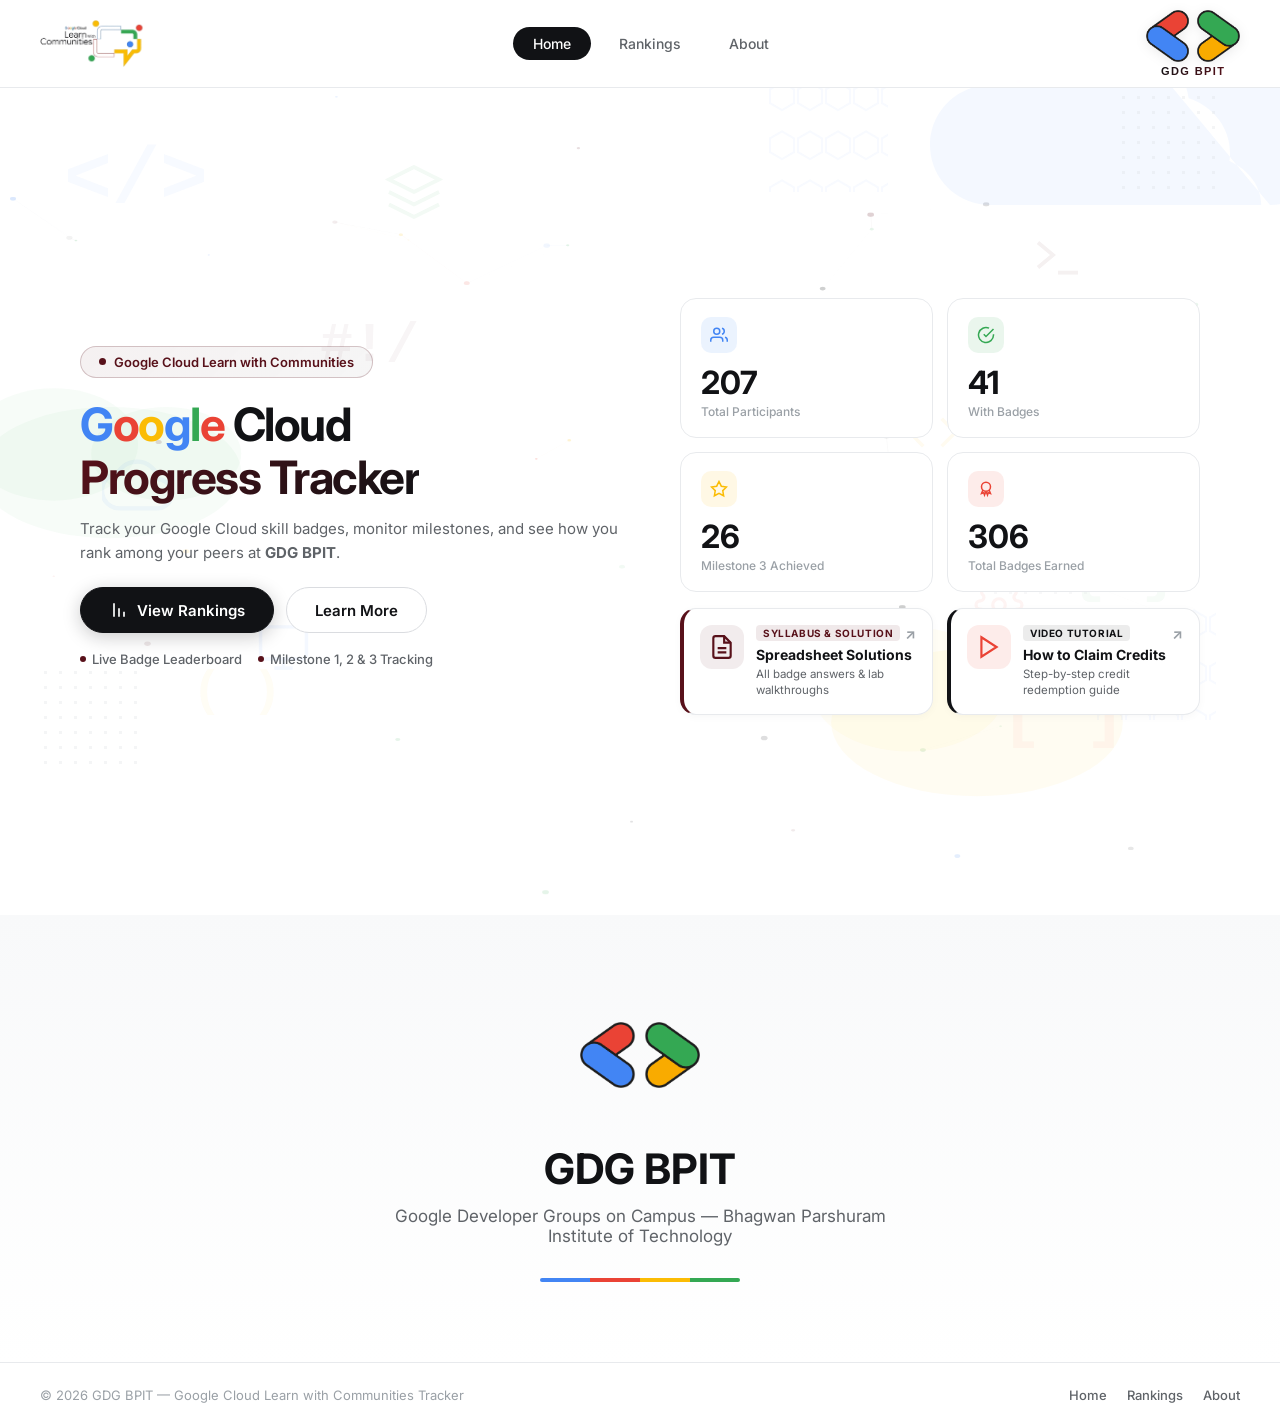
<file: index.html>
<!DOCTYPE html>
<html lang="en">
<head>
    <meta charset="UTF-8">
    <meta name="viewport" content="width=device-width, initial-scale=1.0">
    <title>GDG BPIT - Google Cloud Learn with Communities</title>
    <link rel="stylesheet" href="style.css">
    <link href="https://fonts.googleapis.com/css2?family=Google+Sans:wght@400;500;700&family=Product+Sans:wght@400;700&family=Inter:wght@300;400;500;600;700&display=swap" rel="stylesheet">
</head>
<body>
    <!-- Animated Background Canvas -->
    <canvas id="bgCanvas" class="bg-canvas"></canvas>

    <!-- Floating Cloud Graphics -->
    <div class="floating-clouds">
        <svg class="cloud cloud-1" viewBox="0 0 200 120" fill="none">
            <path d="M170 80H30c-16.569 0-30-13.431-30-30 0-14.337 10.07-26.332 23.52-29.27C26.34 8.858 37.88 0 51.5 0c10.14 0 19.16 4.9 24.78 12.46C80.95 5.14 89.52 0 99.5 0c15.464 0 28.197 11.68 29.82 26.68C141.4 30.56 150 41.3 150 54c0 1.37-.09 2.72-.26 4.04C158.76 62.14 165.6 70.3 165.6 80h4.4c16.569 0 30-13.431 30-30s-13.431-30-30-30c-2.34 0-4.62.27-6.8.77C129.56 8.46 117.6 0 103.5 0" opacity="0.06" fill="#4285F4"/>
        </svg>
        <svg class="cloud cloud-2" viewBox="0 0 160 100" fill="none">
            <ellipse cx="80" cy="60" rx="70" ry="35" opacity="0.04" fill="#34A853"/>
            <ellipse cx="50" cy="45" rx="45" ry="30" opacity="0.04" fill="#34A853"/>
            <ellipse cx="110" cy="50" rx="40" ry="25" opacity="0.04" fill="#34A853"/>
        </svg>
        <svg class="cloud cloud-3" viewBox="0 0 180 110" fill="none">
            <ellipse cx="90" cy="65" rx="75" ry="38" opacity="0.05" fill="#FBBC04"/>
            <ellipse cx="55" cy="48" rx="50" ry="32" opacity="0.04" fill="#FBBC04"/>
        </svg>
    </div>

    <!-- Tech Graphics -->
    <div class="tech-graphics">
        <div class="code-bracket bracket-1">&lt;/&gt;</div>
        <div class="code-bracket bracket-2">{ }</div>
        <div class="code-bracket bracket-3">( )</div>
        <div class="code-bracket bracket-4">[ ]</div>
        <div class="code-bracket bracket-5">#!/</div>
        <div class="terminal-icon terminal-1">
            <svg viewBox="0 0 24 24" fill="none" stroke="currentColor" stroke-width="1.5">
                <path d="M4 17l6-5-6-5M12 19h8"/>
            </svg>
        </div>
        <div class="terminal-icon terminal-2">
            <svg viewBox="0 0 24 24" fill="none" stroke="currentColor" stroke-width="1.5">
                <rect x="2" y="3" width="20" height="14" rx="2" ry="2"/>
                <line x1="8" y1="21" x2="16" y2="21"/>
                <line x1="12" y1="17" x2="12" y2="21"/>
            </svg>
        </div>
        <div class="cloud-icon cloud-graphic-1">
            <svg viewBox="0 0 24 24" fill="none" stroke="currentColor" stroke-width="1.5">
                <path d="M19.35 10.04A7.49 7.49 0 0012 4C9.11 4 6.6 5.64 5.35 8.04A5.994 5.994 0 000 14c0 3.31 2.69 6 6 6h13c2.76 0 5-2.24 5-5 0-2.64-2.05-4.78-4.65-4.96z"/>
            </svg>
        </div>
        <div class="cloud-icon cloud-graphic-2">
            <svg viewBox="0 0 24 24" fill="none" stroke="currentColor" stroke-width="1.5">
                <path d="M12 2L2 7l10 5 10-5-10-5zM2 17l10 5 10-5M2 12l10 5 10-5"/>
            </svg>
        </div>
        <div class="gear-icon gear-1">
            <svg viewBox="0 0 24 24" fill="none" stroke="currentColor" stroke-width="1.5">
                <circle cx="12" cy="12" r="3"/>
                <path d="M19.4 15a1.65 1.65 0 00.33 1.82l.06.06a2 2 0 010 2.83 2 2 0 01-2.83 0l-.06-.06a1.65 1.65 0 00-1.82-.33 1.65 1.65 0 00-1 1.51V21a2 2 0 01-2 2 2 2 0 01-2-2v-.09A1.65 1.65 0 009 19.4a1.65 1.65 0 00-1.82.33l-.06.06a2 2 0 01-2.83 0 2 2 0 010-2.83l.06-.06A1.65 1.65 0 004.68 15a1.65 1.65 0 00-1.51-1H3a2 2 0 01-2-2 2 2 0 012-2h.09A1.65 1.65 0 004.6 9a1.65 1.65 0 00-.33-1.82l-.06-.06a2 2 0 010-2.83 2 2 0 012.83 0l.06.06A1.65 1.65 0 009 4.68a1.65 1.65 0 001-1.51V3a2 2 0 012-2 2 2 0 012 2v.09a1.65 1.65 0 001 1.51 1.65 1.65 0 001.82-.33l.06-.06a2 2 0 012.83 0 2 2 0 010 2.83l-.06.06A1.65 1.65 0 0019.4 9a1.65 1.65 0 001.51 1H21a2 2 0 012 2 2 2 0 01-2 2h-.09a1.65 1.65 0 00-1.51 1z"/>
            </svg>
        </div>
        <div class="gear-icon gear-2">
            <svg viewBox="0 0 24 24" fill="none" stroke="currentColor" stroke-width="1.5">
                <polyline points="16 18 22 12 16 6"/>
                <polyline points="8 6 2 12 8 18"/>
            </svg>
        </div>
        <!-- Dots pattern -->
        <div class="dots-pattern dots-1"></div>
        <div class="dots-pattern dots-2"></div>
        <div class="dots-pattern dots-3"></div>
        <!-- Hexagon grid -->
        <div class="hex-grid hex-1"></div>
        <div class="hex-grid hex-2"></div>
    </div>

    <!-- Navigation -->
    <nav class="navbar">
        <div class="nav-left">
            <img src="assets/lwc-logo-transparent.png" alt="Learn with Communities" class="nav-logo">
        </div>
        <div class="nav-center">
            <a href="index.html" class="nav-link active">Home</a>
            <a href="ranking.html" class="nav-link">Rankings</a>
            <a href="about.html" class="nav-link">About</a>
        </div>
        <div class="nav-right">
            <div class="nav-brand-group">
                <img src="assets/gdg-logo-transparent.png" alt="GDG Logo" class="nav-logo-gdg">
                <span class="nav-gdg-text">GDG BPIT</span>
            </div>
        </div>
    </nav>

    <!-- Hero Section -->
    <section class="hero">
        <div class="hero-content">
            <div class="hero-badge">
                <span class="badge-dot"></span>
                Google Cloud Learn with Communities
            </div>
            <h1 class="hero-title">
                <span class="google-text">
                    <span class="g-blue">G</span><span class="g-red">o</span><span class="g-yellow">o</span><span class="g-blue">g</span><span class="g-green">l</span><span class="g-red">e</span>
                </span>
                Cloud
                <br>
                <span class="highlight">Progress Tracker</span>
            </h1>
            <p class="hero-subtitle">
                Track your Google Cloud skill badges, monitor milestones, and see how you rank among your peers at <strong>GDG BPIT</strong>.
            </p>
            <div class="hero-actions">
                <a href="ranking.html" class="btn btn-primary">
                    <svg viewBox="0 0 24 24" fill="none" stroke="currentColor" stroke-width="2" width="20" height="20">
                        <path d="M12 20V10M6 20V4M18 20v-6"/>
                    </svg>
                    View Rankings
                </a>
                <a href="about.html" class="btn btn-secondary">Learn More</a>
            </div>
            <div class="hero-highlights">
                <span class="highlight-item"><span class="highlight-dot"></span> Live Badge Leaderboard</span>
                <span class="highlight-item"><span class="highlight-dot"></span> Milestone 1, 2 & 3 Tracking</span>
            </div>
        </div>
        <div class="hero-visual">
            <div class="stats-card-grid">
                <div class="stat-card" id="totalParticipants">
                    <div class="stat-icon blue">
                        <svg viewBox="0 0 24 24" fill="none" stroke="currentColor" stroke-width="2">
                            <path d="M17 21v-2a4 4 0 00-4-4H5a4 4 0 00-4 4v2"/>
                            <circle cx="9" cy="7" r="4"/>
                            <path d="M23 21v-2a4 4 0 00-3-3.87M16 3.13a4 4 0 010 7.75"/>
                        </svg>
                    </div>
                    <div class="stat-number" data-count="298">0</div>
                    <div class="stat-label">Total Participants</div>
                </div>
                <div class="stat-card" id="activeLearners">
                    <div class="stat-icon green">
                        <svg viewBox="0 0 24 24" fill="none" stroke="currentColor" stroke-width="2">
                            <path d="M22 11.08V12a10 10 0 11-5.93-9.14"/>
                            <polyline points="22 4 12 14.01 9 11.01"/>
                        </svg>
                    </div>
                    <div class="stat-number" data-count="0">0</div>
                    <div class="stat-label">With Badges</div>
                </div>
                <div class="stat-card" id="milestone3">
                    <div class="stat-icon yellow">
                        <svg viewBox="0 0 24 24" fill="none" stroke="currentColor" stroke-width="2">
                            <polygon points="12 2 15.09 8.26 22 9.27 17 14.14 18.18 21.02 12 17.77 5.82 21.02 7 14.14 2 9.27 8.91 8.26 12 2"/>
                        </svg>
                    </div>
                    <div class="stat-number" data-count="0">0</div>
                    <div class="stat-label">Milestone 3 Achieved</div>
                </div>
                <div class="stat-card" id="totalBadges">
                    <div class="stat-icon red">
                        <svg viewBox="0 0 24 24" fill="none" stroke="currentColor" stroke-width="2">
                            <path d="M12 15l-2 5-1-3-3 1 2-5M12 15l2 5 1-3 3 1-2-5M6 9a6 6 0 1112 0 6 6 0 01-12 0z"/>
                        </svg>
                    </div>
                    <div class="stat-number" data-count="0">0</div>
                    <div class="stat-label">Total Badges Earned</div>
                </div>
            </div>

            <!-- PROMINENT LARGE RESOURCE CARDS ON THE RIGHT -->
            <div class="hero-resource-cards">
                <a href="https://docs.google.com/spreadsheets/d/19NZh4jAPW9rRhygWGOB2czLpHH4RG5y_ULY708gAWdU/edit?usp=sharing" target="_blank" rel="noopener noreferrer" class="res-card-big res-card-syllabus">
                    <div class="res-card-icon-box icon-sheets">
                        <svg viewBox="0 0 24 24" fill="none" stroke="currentColor" stroke-width="2" width="26" height="26">
                            <path d="M14 2H6a2 2 0 00-2 2v16a2 2 0 002 2h12a2 2 0 002-2V8z"/>
                            <polyline points="14 2 14 8 20 8"/>
                            <line x1="16" y1="13" x2="8" y2="13"/>
                            <line x1="16" y1="17" x2="8" y2="17"/>
                        </svg>
                    </div>
                    <div class="res-card-body">
                        <div class="res-card-header">
                            <span class="res-tag tag-vine">Syllabus & Solution</span>
                            <span class="res-open-arrow">↗</span>
                        </div>
                        <h3 class="res-card-title">Spreadsheet Solutions</h3>
                        <p class="res-card-desc">All badge answers & lab walkthroughs</p>
                    </div>
                </a>

                <a href="https://www.youtube.com/watch?v=JJLRX9PXkTo" target="_blank" rel="noopener noreferrer" class="res-card-big res-card-credits">
                    <div class="res-card-icon-box icon-youtube">
                        <svg viewBox="0 0 24 24" fill="none" stroke="currentColor" stroke-width="2" width="26" height="26">
                            <polygon points="5 3 19 12 5 21 5 3"/>
                        </svg>
                    </div>
                    <div class="res-card-body">
                        <div class="res-card-header">
                            <span class="res-tag tag-black">Video Tutorial</span>
                            <span class="res-open-arrow">↗</span>
                        </div>
                        <h3 class="res-card-title">How to Claim Credits</h3>
                        <p class="res-card-desc">Step-by-step credit redemption guide</p>
                    </div>
                </a>
            </div>
        </div>
    </section>

    <!-- GDG BPIT Section -->
    <section class="gdg-section">
        <div class="gdg-content">
            <img src="assets/gdg-logo.png" alt="GDG Logo" class="gdg-big-logo">
            <h2 class="gdg-title">GDG BPIT</h2>
            <p class="gdg-description">
                Google Developer Groups on Campus — Bhagwan Parshuram Institute of Technology
            </p>
            <div class="google-colors-bar">
                <div class="color-segment blue-seg"></div>
                <div class="color-segment red-seg"></div>
                <div class="color-segment yellow-seg"></div>
                <div class="color-segment green-seg"></div>
            </div>
        </div>
    </section>

    <!-- Footer -->
    <footer class="footer">
        <div class="footer-content">
            <p>© 2026 GDG BPIT — Google Cloud Learn with Communities Tracker</p>
            <div class="footer-links">
                <a href="index.html">Home</a>
                <a href="ranking.html">Rankings</a>
                <a href="about.html">About</a>
            </div>
        </div>
    </footer>

    <script src="data.js"></script>
    <script src="script.js"></script>
    <script src="bg-canvas.js"></script>
</body>
</html>
</file>
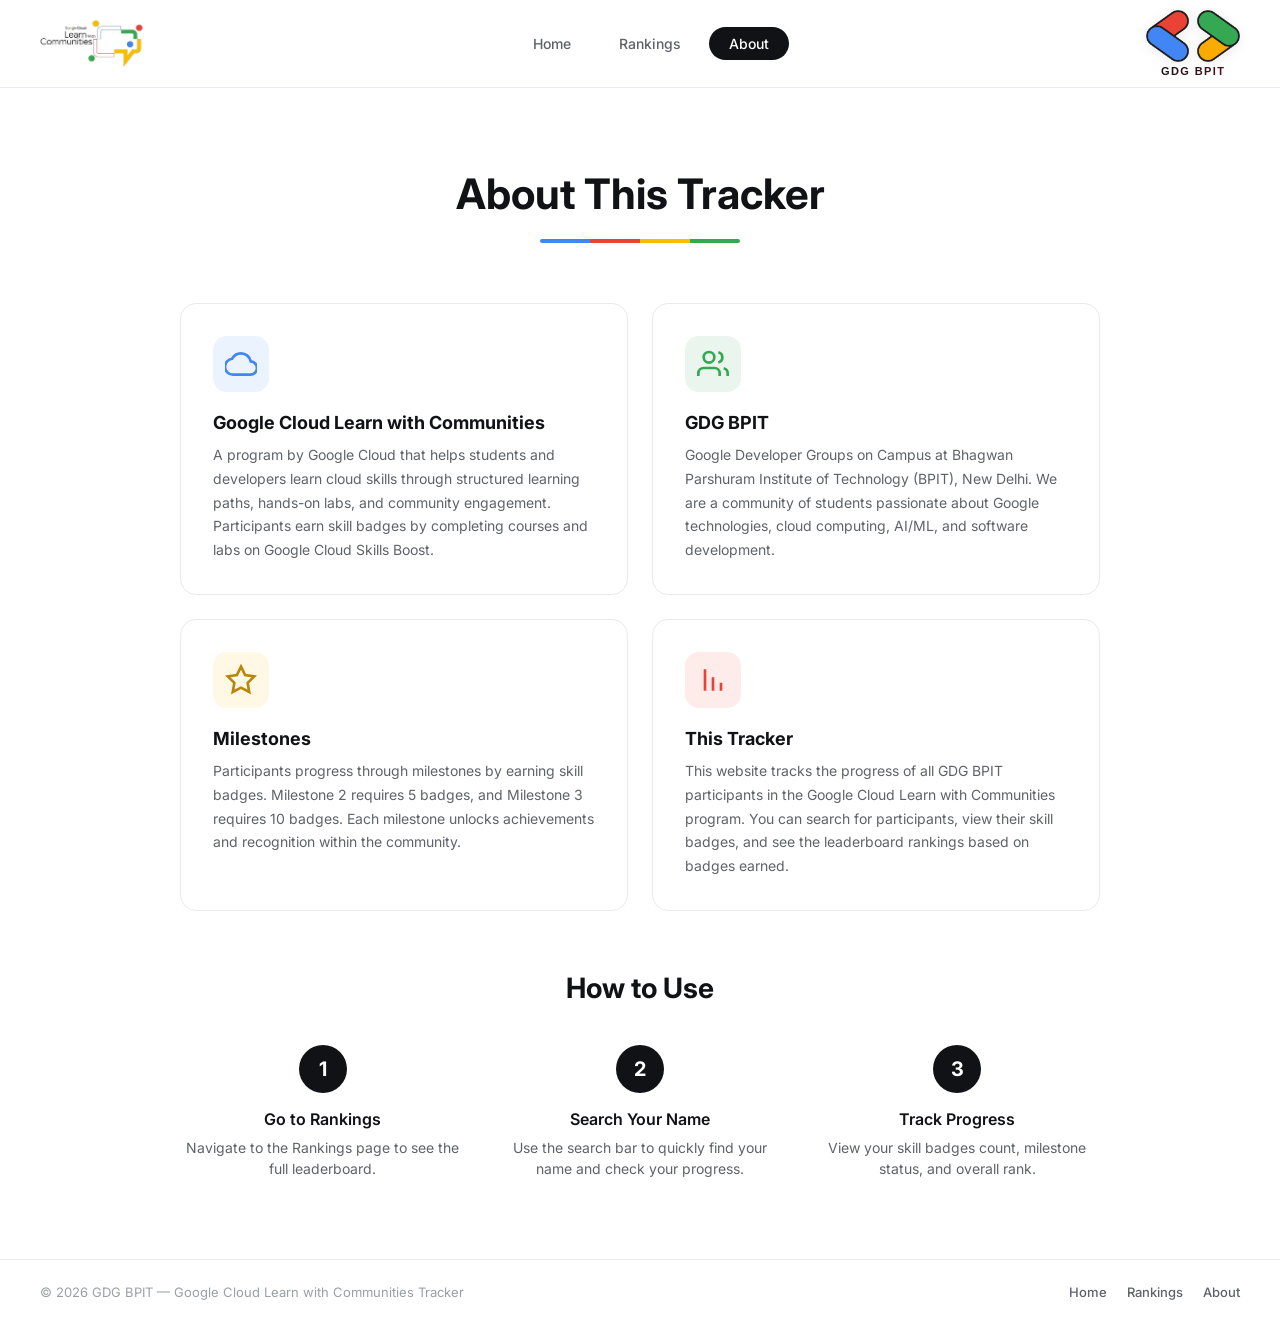
<file: about.html>
<!DOCTYPE html>
<html lang="en">
<head>
    <meta charset="UTF-8">
    <meta name="viewport" content="width=device-width, initial-scale=1.0">
    <title>About — GDG BPIT Cloud Tracker</title>
    <link rel="stylesheet" href="style.css">
    <link href="https://fonts.googleapis.com/css2?family=Google+Sans:wght@400;500;700&family=Inter:wght@300;400;500;600;700&display=swap" rel="stylesheet">
</head>
<body>
    <!-- Navigation -->
    <nav class="navbar">
        <div class="nav-left">
            <img src="assets/lwc-logo-transparent.png" alt="Learn with Communities" class="nav-logo">
        </div>
        <div class="nav-center">
            <a href="index.html" class="nav-link">Home</a>
            <a href="ranking.html" class="nav-link">Rankings</a>
            <a href="about.html" class="nav-link active">About</a>
        </div>
        <div class="nav-right">
            <div class="nav-brand-group">
                <img src="assets/gdg-logo-transparent.png" alt="GDG Logo" class="nav-logo-gdg">
                <span class="nav-gdg-text">GDG BPIT</span>
            </div>
        </div>
    </nav>

    <!-- About Hero -->
    <section class="about-hero">
        <h1>About This Tracker</h1>
        <div class="google-colors-bar" style="margin: 0 auto;">
            <div class="color-segment blue-seg"></div>
            <div class="color-segment red-seg"></div>
            <div class="color-segment yellow-seg"></div>
            <div class="color-segment green-seg"></div>
        </div>
    </section>

    <!-- About Content -->
    <section class="about-content">
        <div class="about-grid">
            <div class="about-card">
                <div class="about-card-icon blue">
                    <svg viewBox="0 0 24 24" fill="none" stroke="currentColor" stroke-width="2" width="32" height="32">
                        <path d="M19.35 10.04A7.49 7.49 0 0012 4C9.11 4 6.6 5.64 5.35 8.04A5.994 5.994 0 000 14c0 3.31 2.69 6 6 6h13c2.76 0 5-2.24 5-5 0-2.64-2.05-4.78-4.65-4.96z"/>
                    </svg>
                </div>
                <h3>Google Cloud Learn with Communities</h3>
                <p>A program by Google Cloud that helps students and developers learn cloud skills through structured learning paths, hands-on labs, and community engagement. Participants earn skill badges by completing courses and labs on Google Cloud Skills Boost.</p>
            </div>

            <div class="about-card">
                <div class="about-card-icon green">
                    <svg viewBox="0 0 24 24" fill="none" stroke="currentColor" stroke-width="2" width="32" height="32">
                        <path d="M17 21v-2a4 4 0 00-4-4H5a4 4 0 00-4 4v2"/>
                        <circle cx="9" cy="7" r="4"/>
                        <path d="M23 21v-2a4 4 0 00-3-3.87M16 3.13a4 4 0 010 7.75"/>
                    </svg>
                </div>
                <h3>GDG BPIT</h3>
                <p>Google Developer Groups on Campus at Bhagwan Parshuram Institute of Technology (BPIT), New Delhi. We are a community of students passionate about Google technologies, cloud computing, AI/ML, and software development.</p>
            </div>

            <div class="about-card">
                <div class="about-card-icon yellow">
                    <svg viewBox="0 0 24 24" fill="none" stroke="currentColor" stroke-width="2" width="32" height="32">
                        <polygon points="12 2 15.09 8.26 22 9.27 17 14.14 18.18 21.02 12 17.77 5.82 21.02 7 14.14 2 9.27 8.91 8.26 12 2"/>
                    </svg>
                </div>
                <h3>Milestones</h3>
                <p>Participants progress through milestones by earning skill badges. Milestone 2 requires 5 badges, and Milestone 3 requires 10 badges. Each milestone unlocks achievements and recognition within the community.</p>
            </div>

            <div class="about-card">
                <div class="about-card-icon red">
                    <svg viewBox="0 0 24 24" fill="none" stroke="currentColor" stroke-width="2" width="32" height="32">
                        <path d="M12 20V10M6 20V4M18 20v-6"/>
                    </svg>
                </div>
                <h3>This Tracker</h3>
                <p>This website tracks the progress of all GDG BPIT participants in the Google Cloud Learn with Communities program. You can search for participants, view their skill badges, and see the leaderboard rankings based on badges earned.</p>
            </div>
        </div>

        <!-- How to Use -->
        <div class="how-to-section">
            <h2>How to Use</h2>
            <div class="steps-grid">
                <div class="step">
                    <div class="step-number">1</div>
                    <h4>Go to Rankings</h4>
                    <p>Navigate to the Rankings page to see the full leaderboard.</p>
                </div>
                <div class="step">
                    <div class="step-number">2</div>
                    <h4>Search Your Name</h4>
                    <p>Use the search bar to quickly find your name and check your progress.</p>
                </div>
                <div class="step">
                    <div class="step-number">3</div>
                    <h4>Track Progress</h4>
                    <p>View your skill badges count, milestone status, and overall rank.</p>
                </div>
            </div>
        </div>
    </section>

    <!-- Footer -->
    <footer class="footer">
        <div class="footer-content">
            <p>© 2026 GDG BPIT — Google Cloud Learn with Communities Tracker</p>
            <div class="footer-links">
                <a href="index.html">Home</a>
                <a href="ranking.html">Rankings</a>
                <a href="about.html">About</a>
            </div>
        </div>
    </footer>
</body>
</html>
</file>
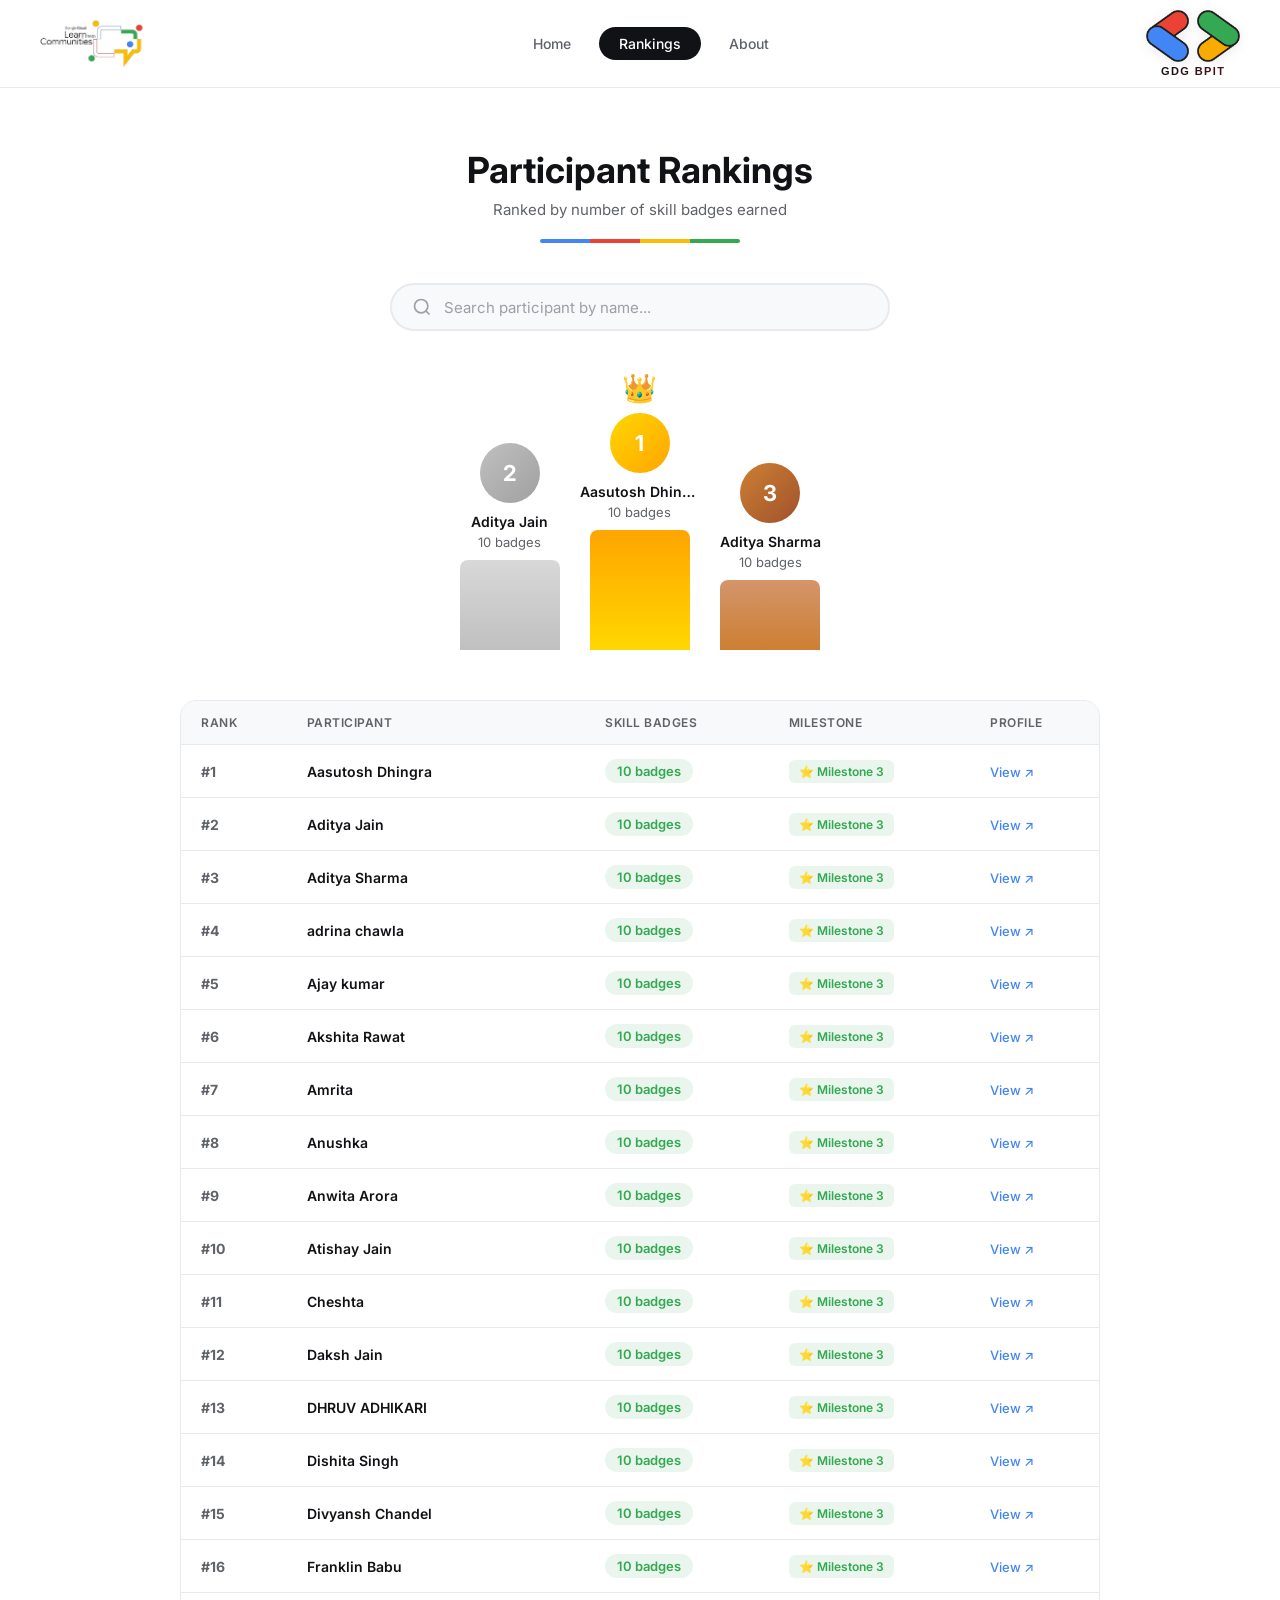
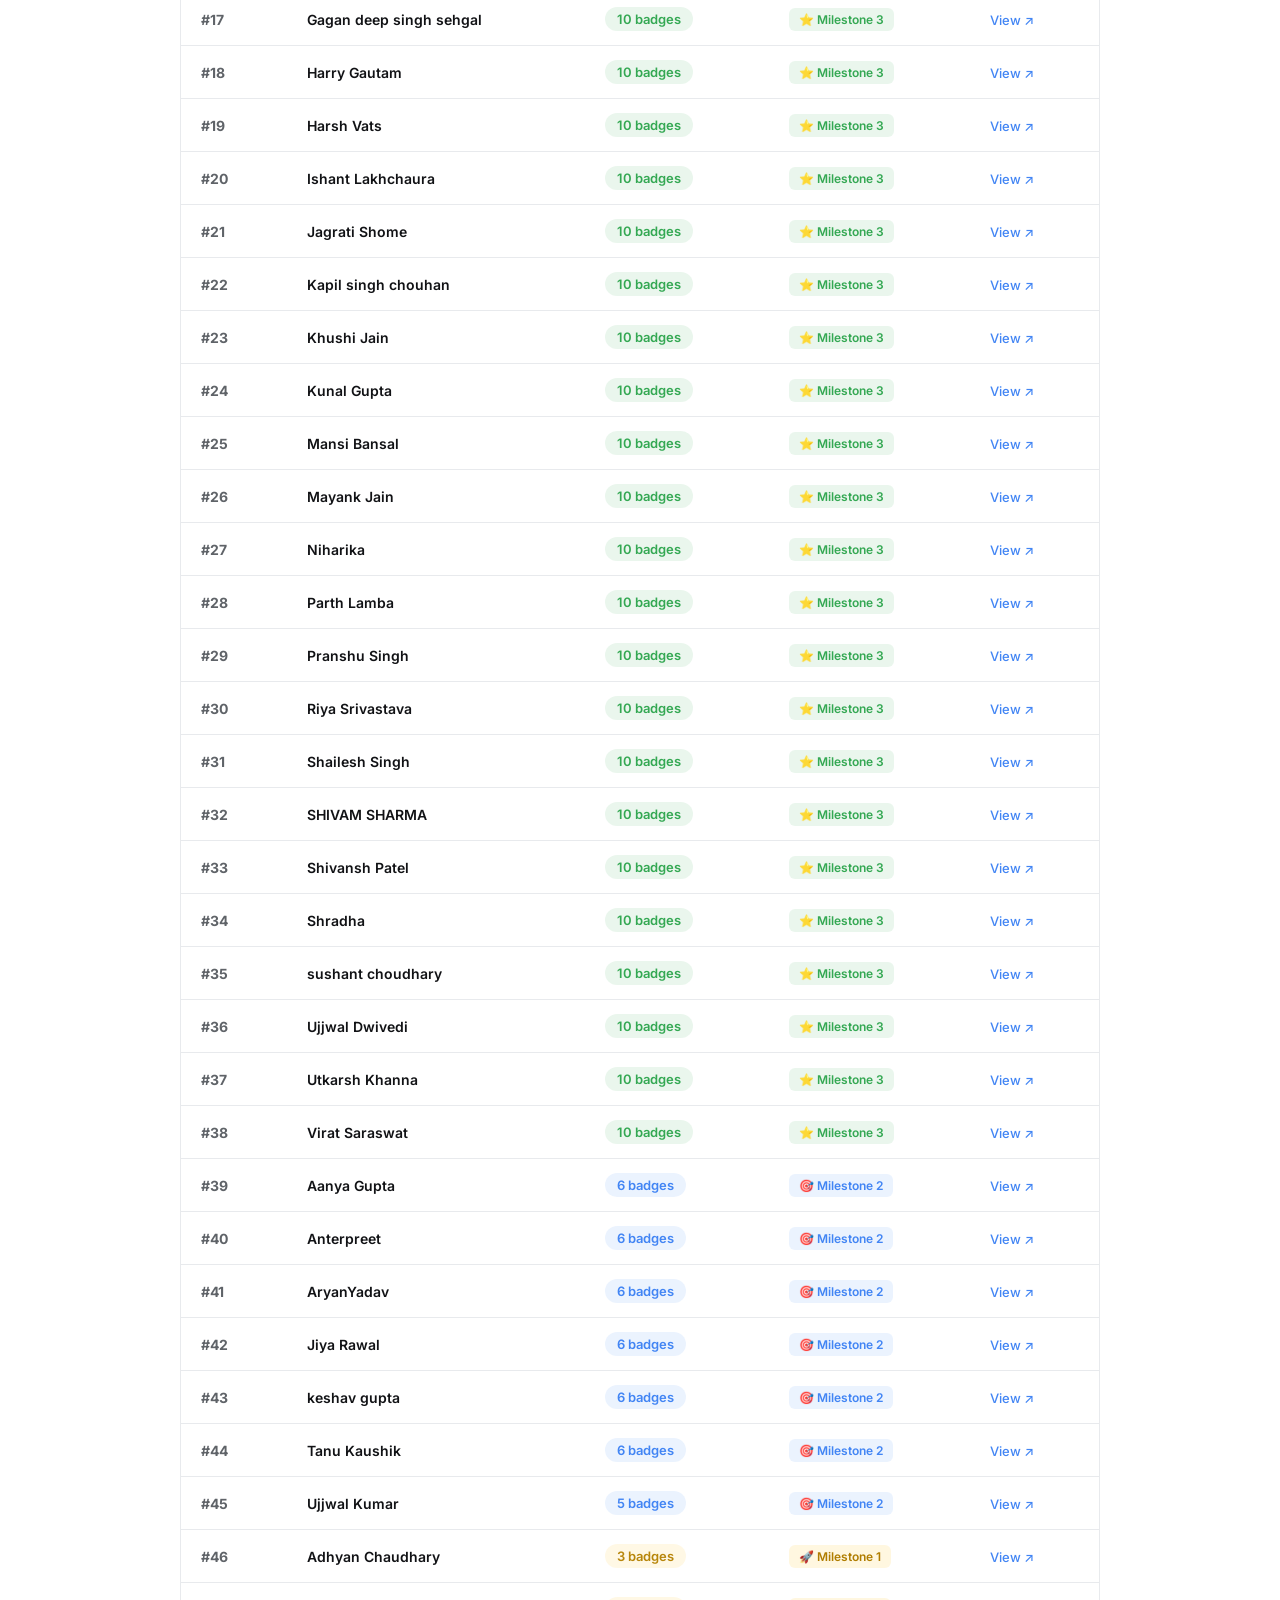
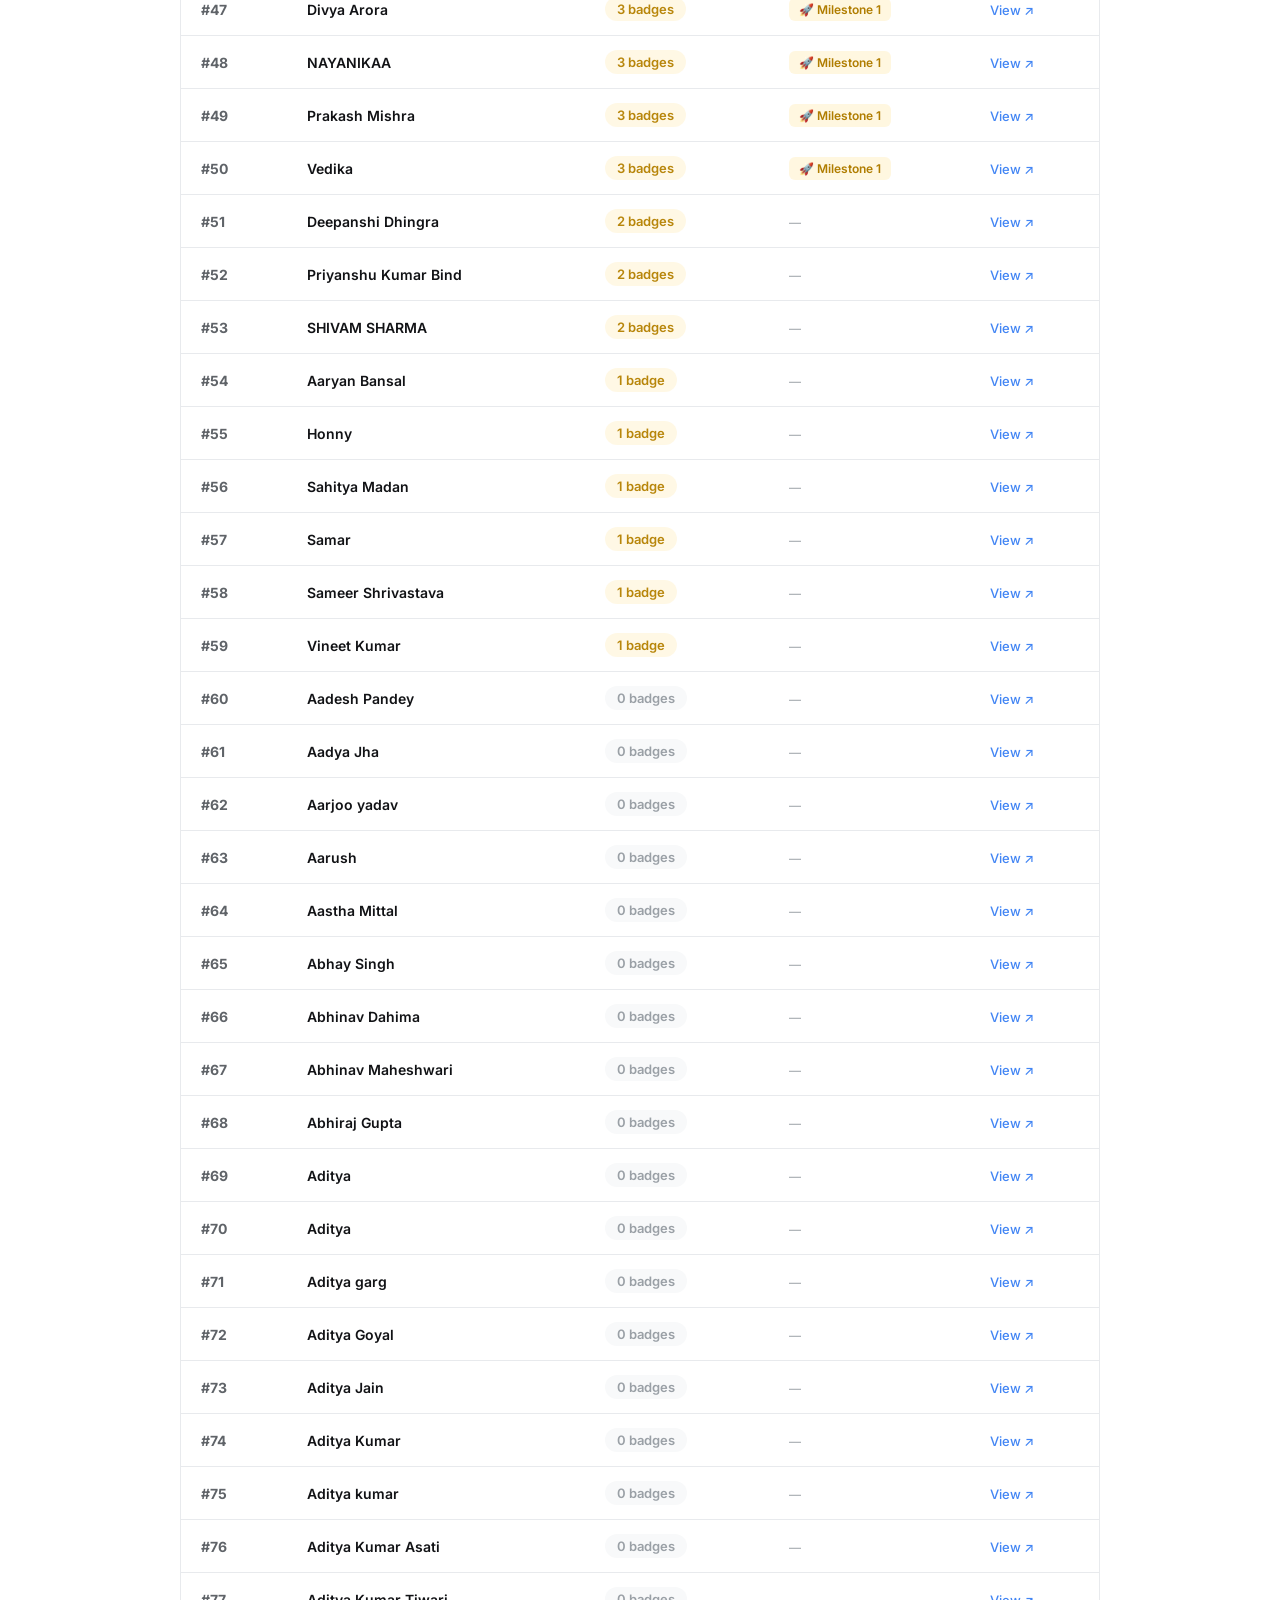
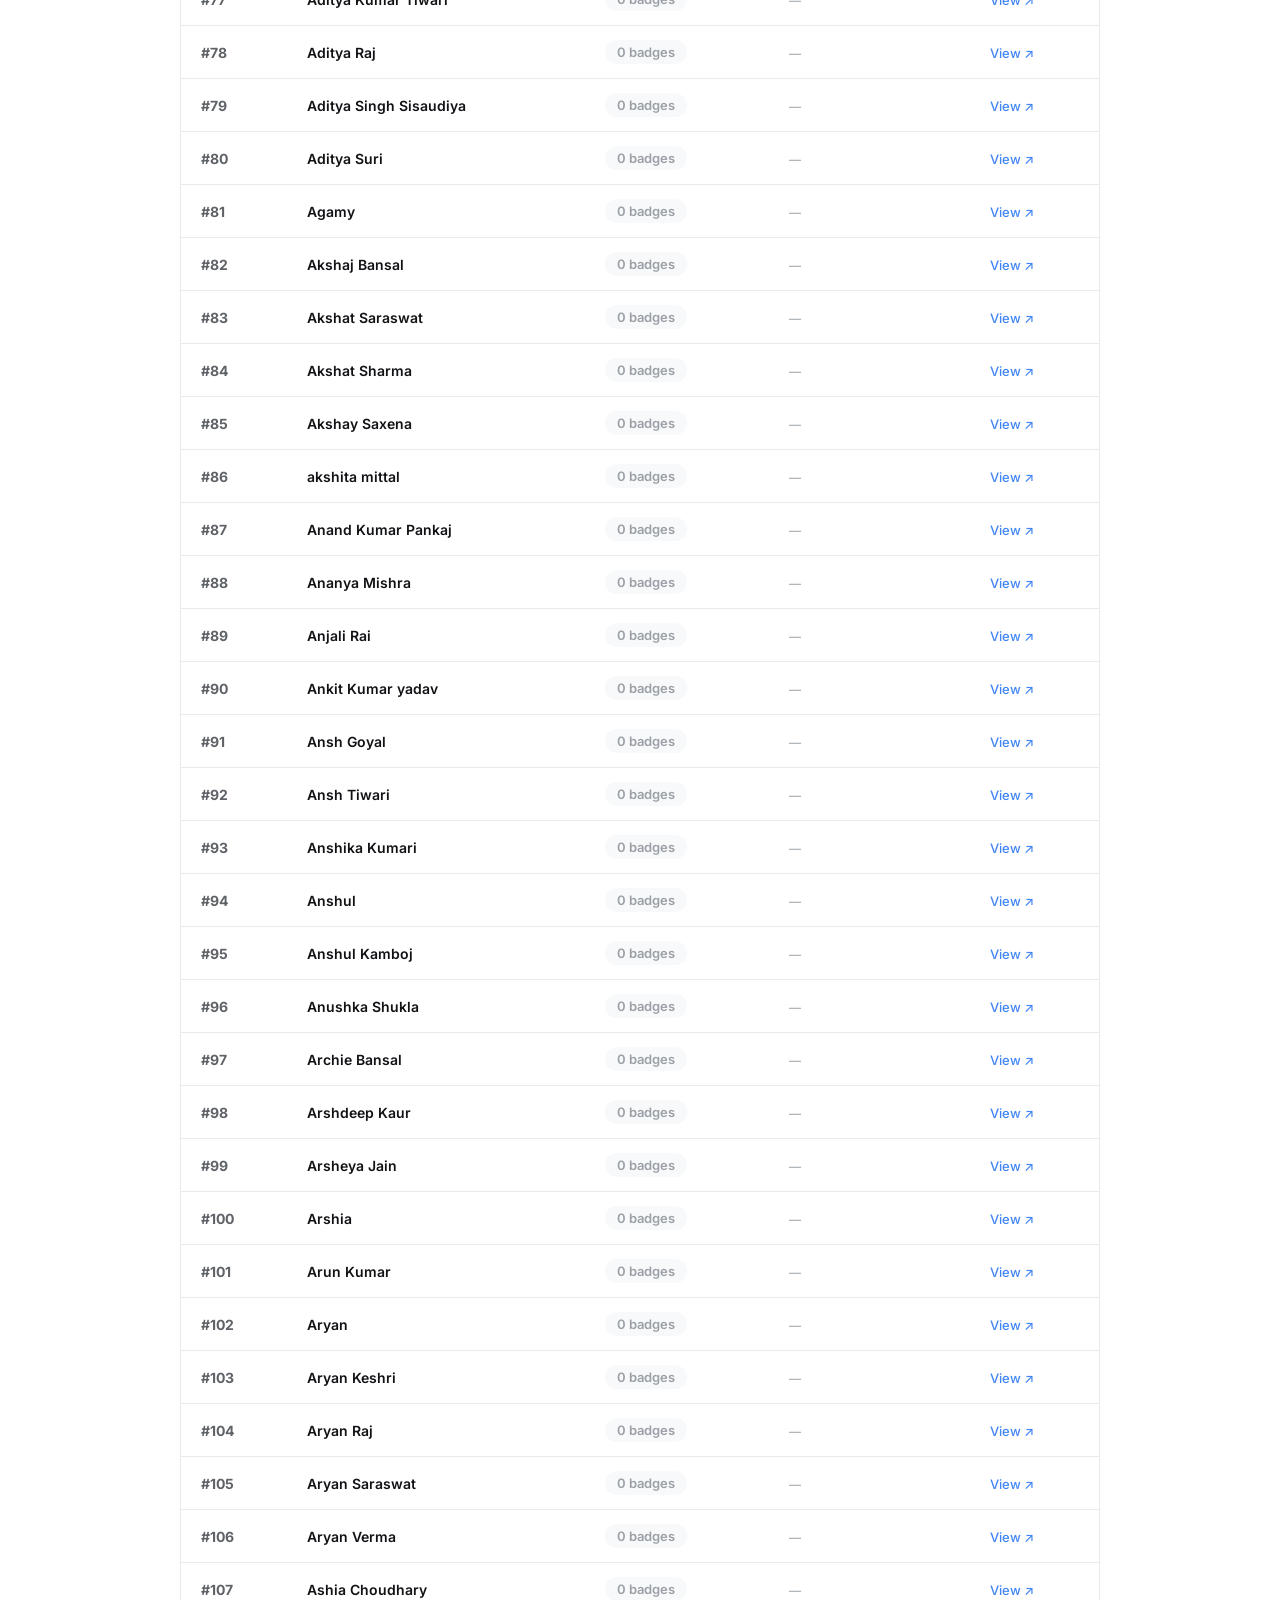
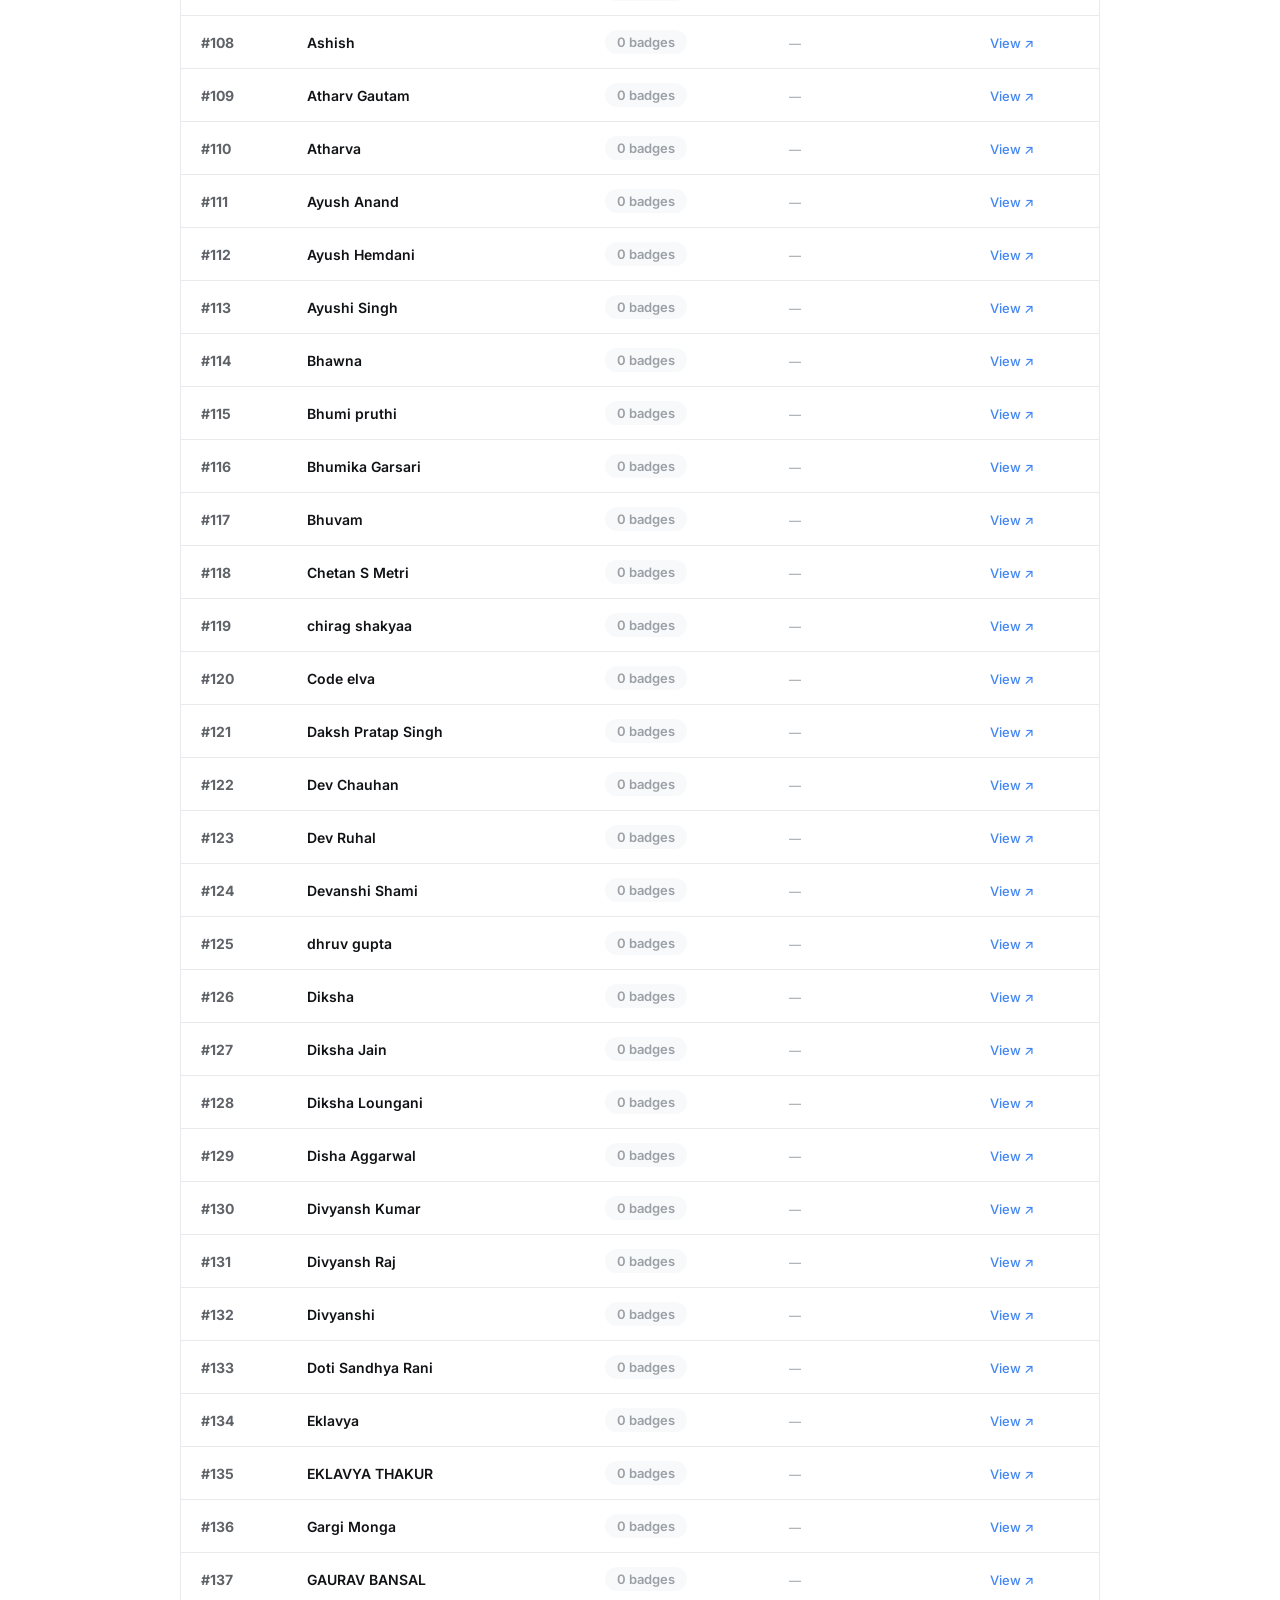
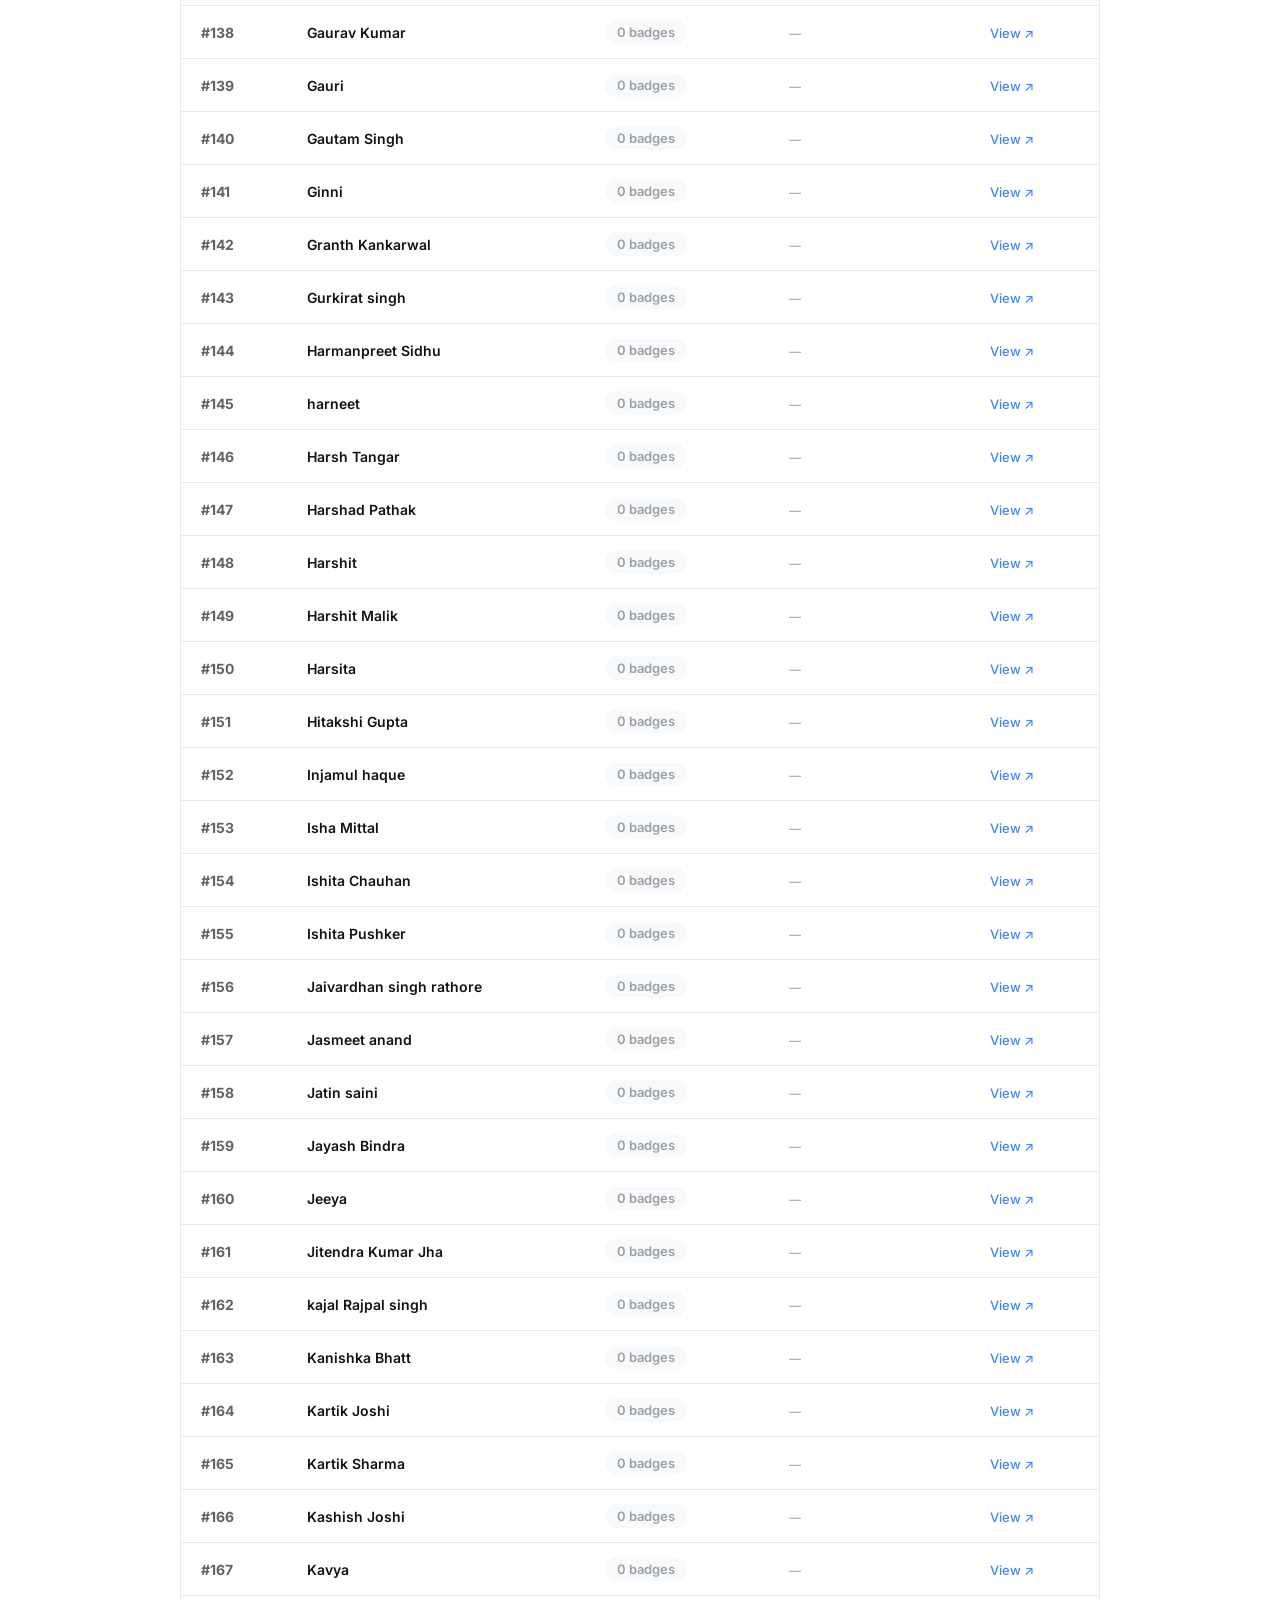
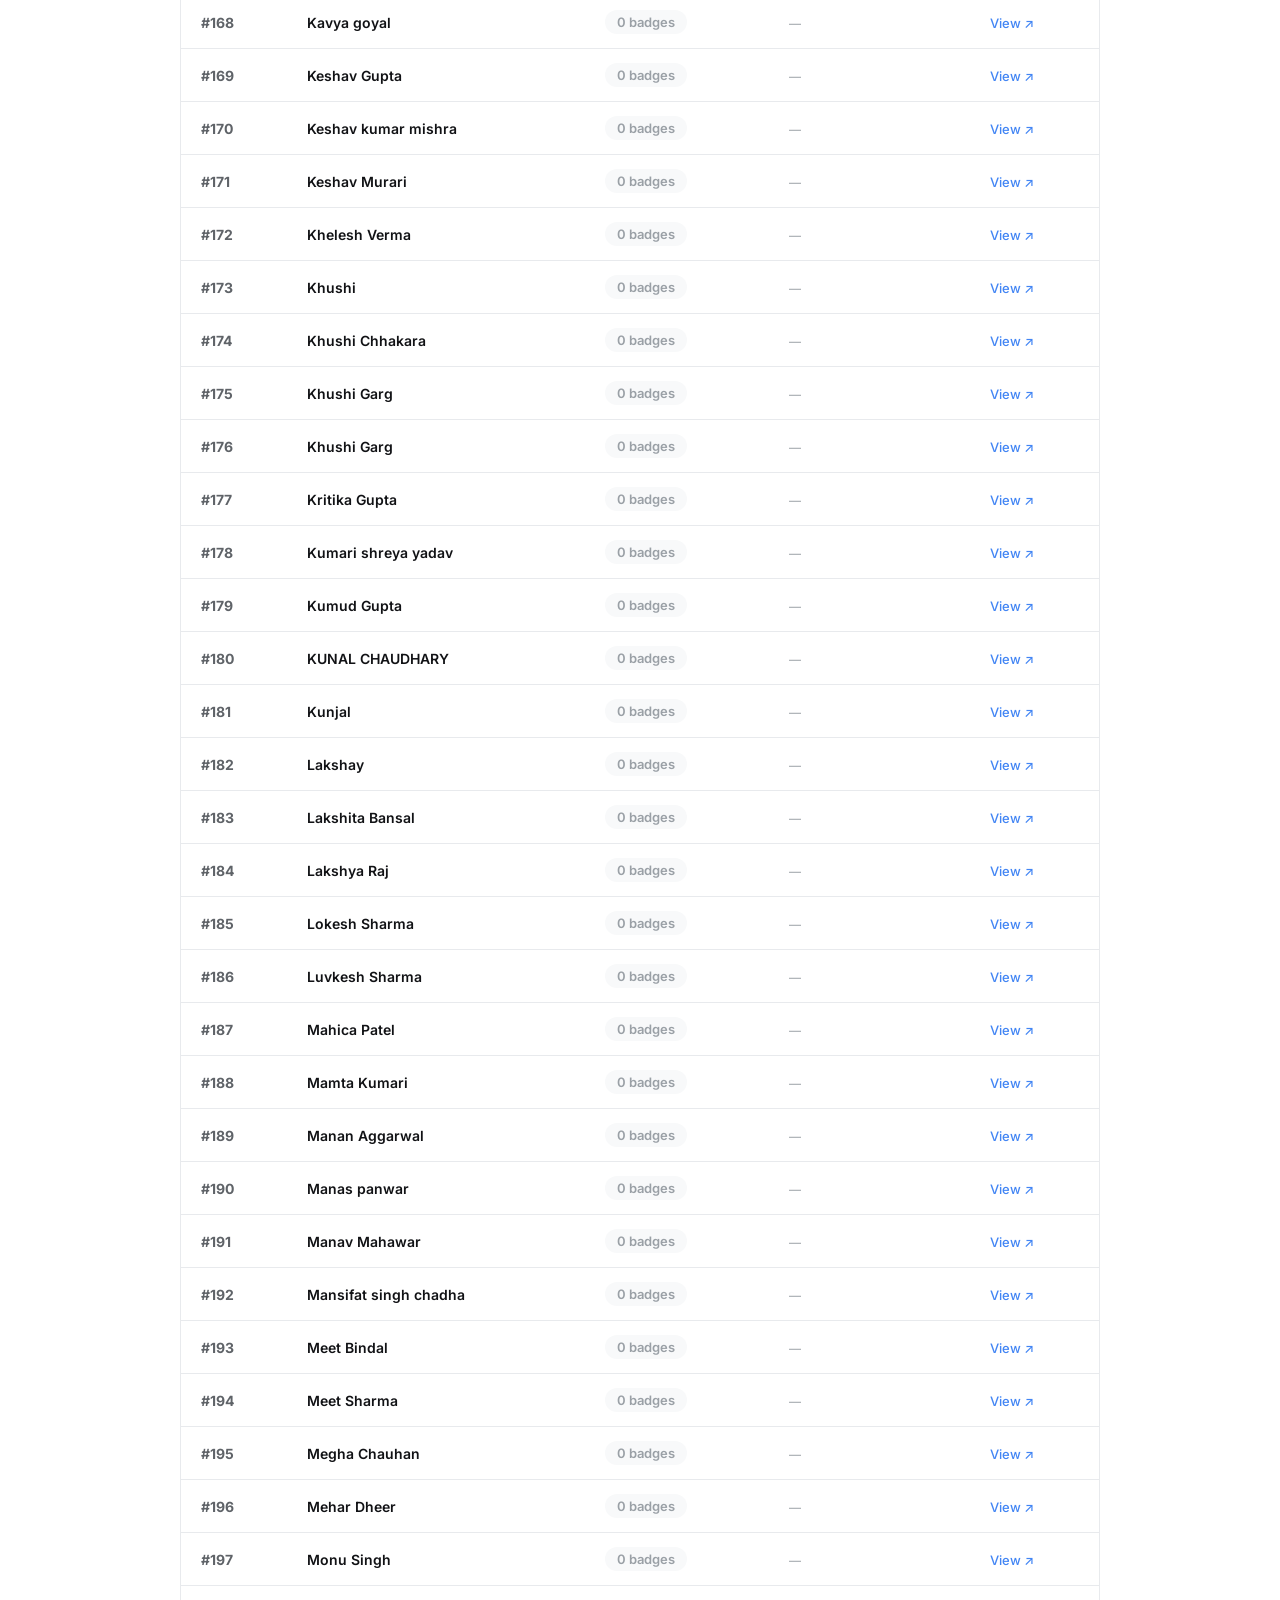
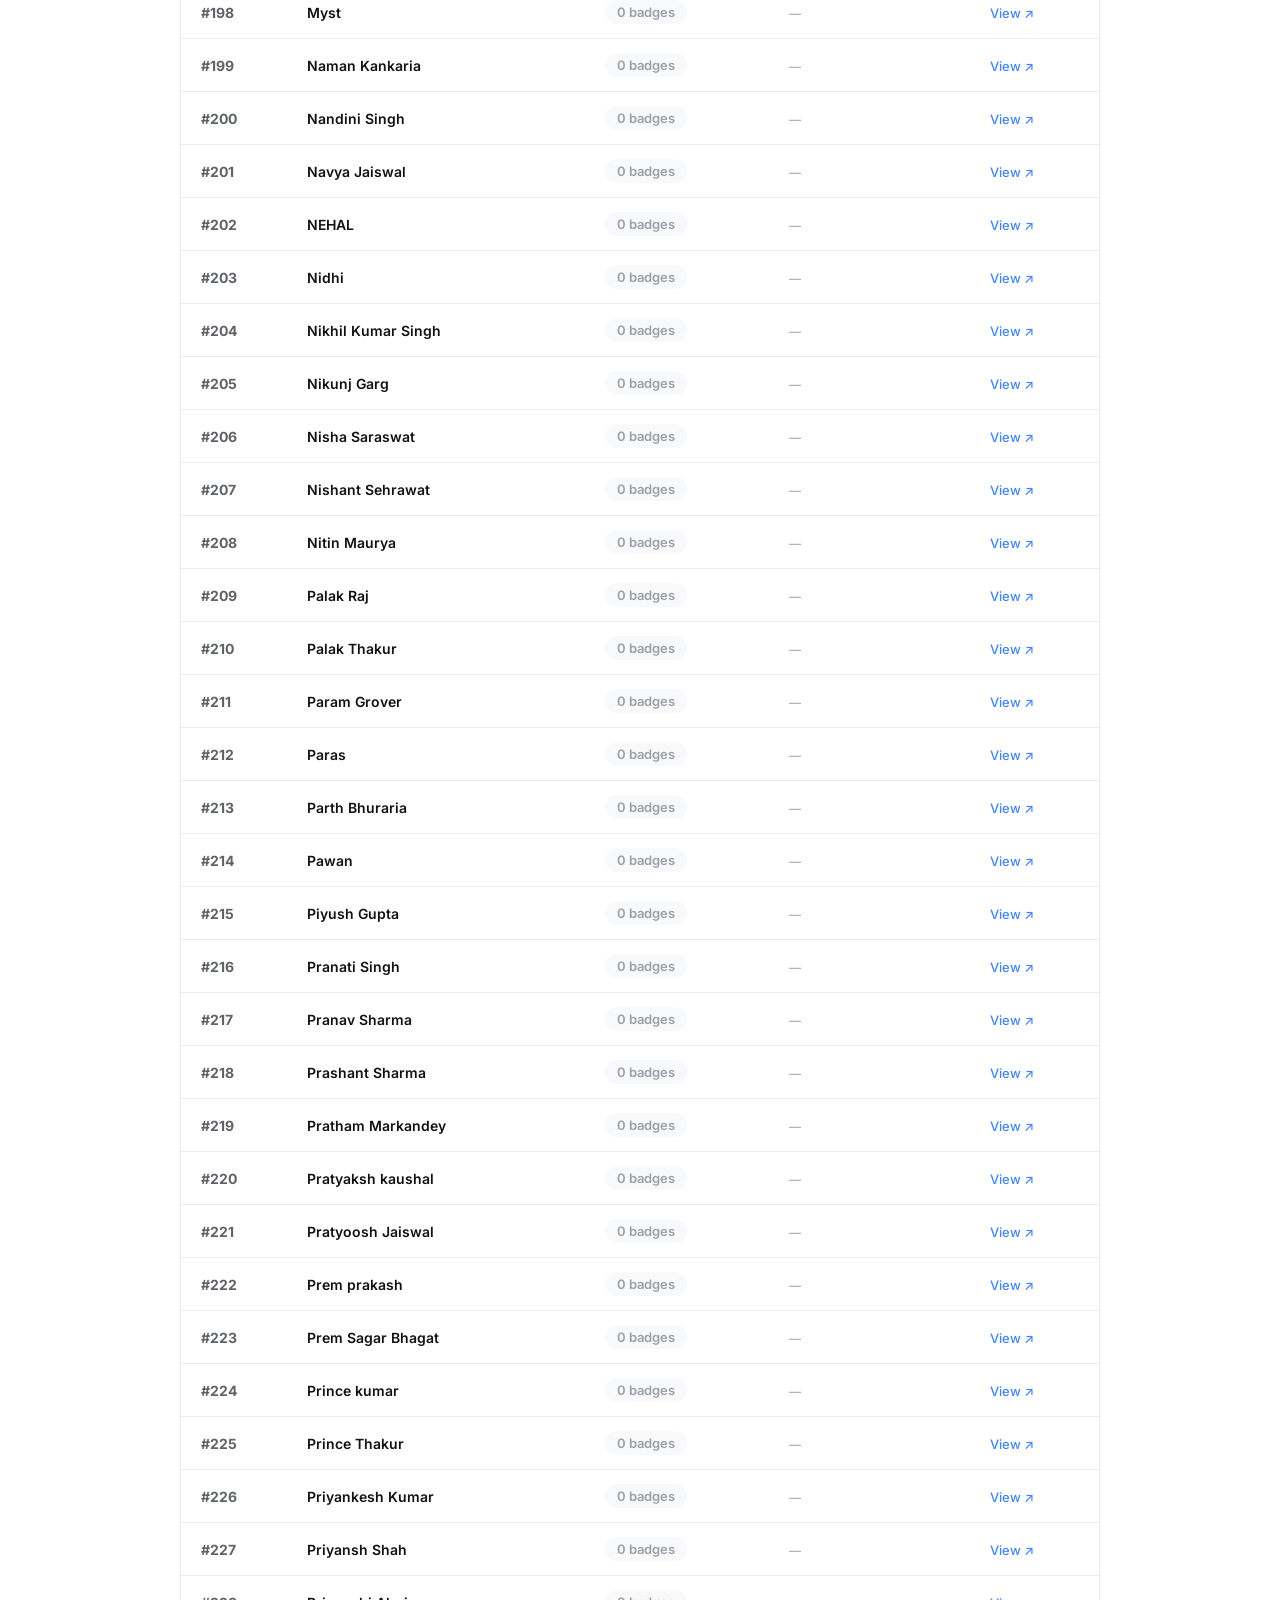
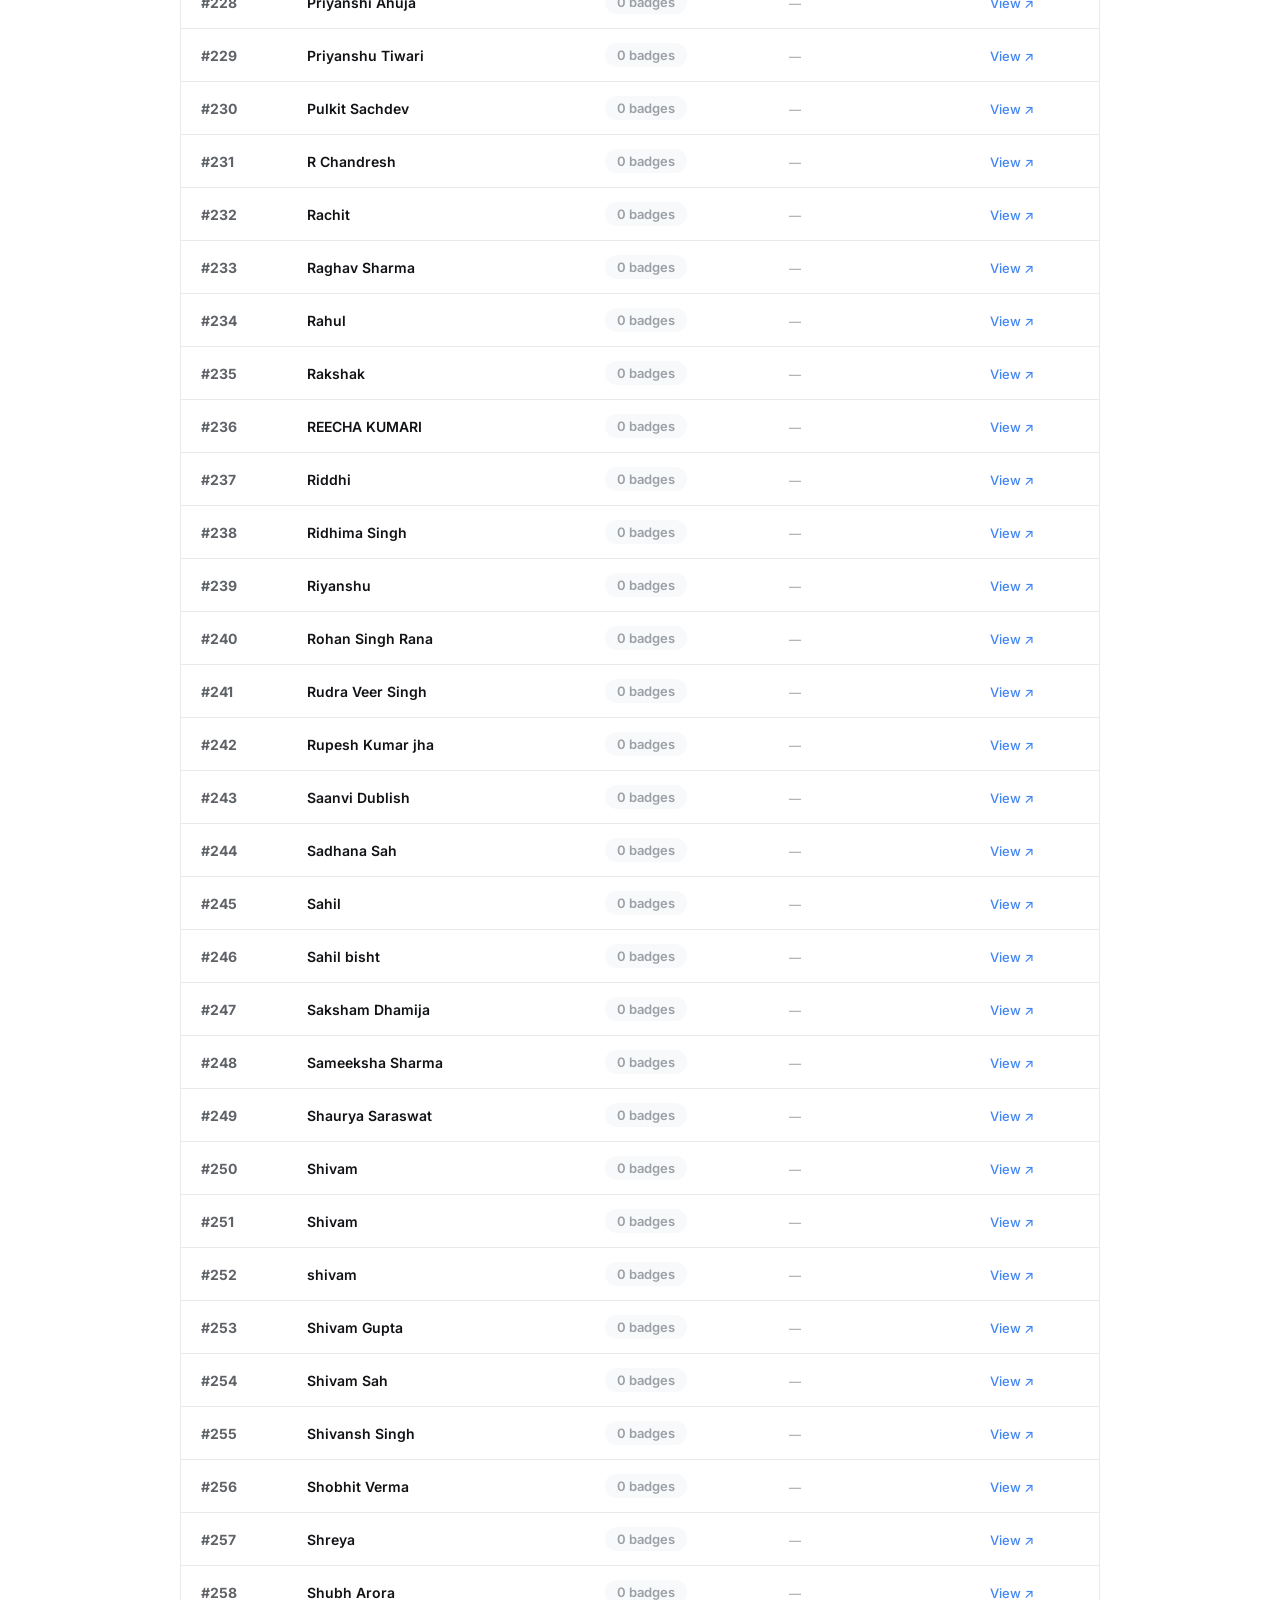
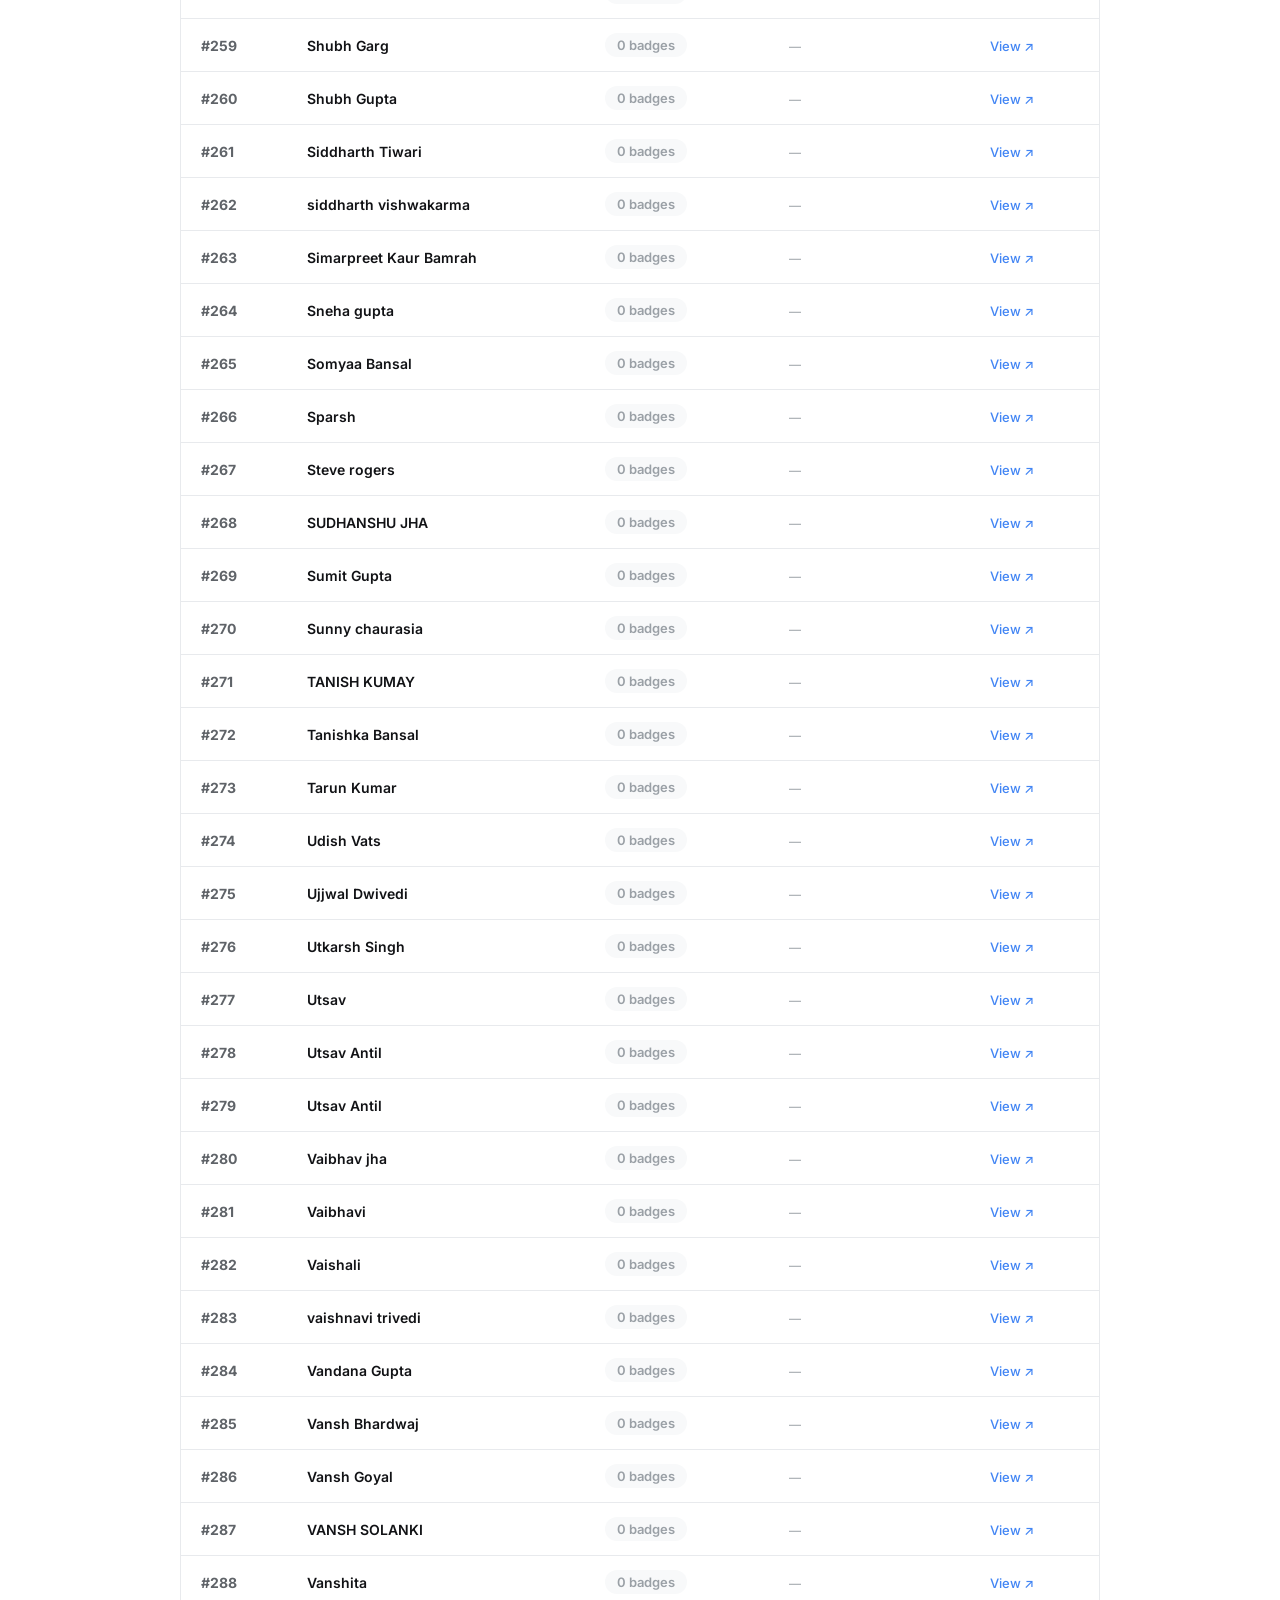
<file: ranking.html>
<!DOCTYPE html>
<html lang="en">
<head>
    <meta charset="UTF-8">
    <meta name="viewport" content="width=device-width, initial-scale=1.0">
    <title>Rankings — GDG BPIT Cloud Tracker</title>
    <link rel="stylesheet" href="style.css">
    <link href="https://fonts.googleapis.com/css2?family=Google+Sans:wght@400;500;700&family=Inter:wght@300;400;500;600;700&display=swap" rel="stylesheet">
</head>
<body>
    <!-- Navigation -->
    <nav class="navbar">
        <div class="nav-left">
            <img src="assets/lwc-logo-transparent.png" alt="Learn with Communities" class="nav-logo">
        </div>
        <div class="nav-center">
            <a href="index.html" class="nav-link">Home</a>
            <a href="ranking.html" class="nav-link active">Rankings</a>
            <a href="about.html" class="nav-link">About</a>
        </div>
        <div class="nav-right">
            <div class="nav-brand-group">
                <img src="assets/gdg-logo-transparent.png" alt="GDG Logo" class="nav-logo-gdg">
                <span class="nav-gdg-text">GDG BPIT</span>
            </div>
        </div>
    </nav>

    <!-- Ranking Section -->
    <section class="ranking-section">
        <div class="ranking-header">
            <h1>Participant Rankings</h1>
            <p>Ranked by number of skill badges earned</p>
            <div class="google-colors-bar" style="margin: 0 auto;">
                <div class="color-segment blue-seg"></div>
                <div class="color-segment red-seg"></div>
                <div class="color-segment yellow-seg"></div>
                <div class="color-segment green-seg"></div>
            </div>
        </div>

        <!-- Search Bar -->
        <div class="search-container">
            <div class="search-box">
                <svg class="search-icon" viewBox="0 0 24 24" fill="none" stroke="currentColor" stroke-width="2" width="20" height="20">
                    <circle cx="11" cy="11" r="8"/>
                    <line x1="21" y1="21" x2="16.65" y2="16.65"/>
                </svg>
                <input type="text" id="searchInput" placeholder="Search participant by name..." autocomplete="off">
                <span class="search-count" id="searchCount"></span>
            </div>
        </div>

        <!-- Top 3 Podium -->
        <div class="podium-section" id="podiumSection">
            <div class="podium">
                <div class="podium-item second" id="podium2">
                    <div class="podium-avatar silver">2</div>
                    <div class="podium-name"></div>
                    <div class="podium-badges"></div>
                    <div class="podium-bar bar-2"></div>
                </div>
                <div class="podium-item first" id="podium1">
                    <div class="podium-crown">👑</div>
                    <div class="podium-avatar gold">1</div>
                    <div class="podium-name"></div>
                    <div class="podium-badges"></div>
                    <div class="podium-bar bar-1"></div>
                </div>
                <div class="podium-item third" id="podium3">
                    <div class="podium-avatar bronze">3</div>
                    <div class="podium-name"></div>
                    <div class="podium-badges"></div>
                    <div class="podium-bar bar-3"></div>
                </div>
            </div>
        </div>

        <!-- Ranking Table -->
        <div class="table-container">
            <table class="ranking-table">
                <thead>
                    <tr>
                        <th>Rank</th>
                        <th>Participant</th>
                        <th>Skill Badges</th>
                        <th>Milestone</th>
                        <th>Profile</th>
                    </tr>
                </thead>
                <tbody id="rankingBody">
                    <!-- Populated by JS -->
                </tbody>
            </table>
        </div>

        <div class="no-results" id="noResults" style="display:none;">
            <svg viewBox="0 0 24 24" fill="none" stroke="#999" stroke-width="1.5" width="48" height="48">
                <circle cx="11" cy="11" r="8"/>
                <line x1="21" y1="21" x2="16.65" y2="16.65"/>
            </svg>
            <p>No participants found matching your search.</p>
        </div>
    </section>

    <!-- Footer -->
    <footer class="footer">
        <div class="footer-content">
            <p>© 2026 GDG BPIT — Google Cloud Learn with Communities Tracker</p>
            <div class="footer-links">
                <a href="index.html">Home</a>
                <a href="ranking.html">Rankings</a>
                <a href="about.html">About</a>
            </div>
        </div>
    </footer>

    <script src="data.js"></script>
    <script src="ranking.js"></script>
</body>
</html>
</file>
<file: style.css>
/* ========== BASE & RESET ========== */
* {
    margin: 0;
    padding: 0;
    box-sizing: border-box;
}

:root {
    --blue: #4285F4;
    --red: #EA4335;
    --yellow: #FBBC04;
    --green: #34A853;
    --vine: #58111A;
    --vine-dark: #38070F;
    --vine-light: #7E1C2B;
    --black: #111215;
    --black-soft: #1E1F25;
    --gray-100: #f8f9fa;
    --gray-200: #e8eaed;
    --gray-300: #dadce0;
    --gray-500: #9aa0a6;
    --gray-700: #5f6368;
    --white: #ffffff;
}

body {
    font-family: 'Inter', 'Google Sans', -apple-system, BlinkMacSystemFont, sans-serif;
    background: var(--white);
    color: var(--black);
    overflow-x: hidden;
    position: relative;
}

a {
    text-decoration: none;
    color: inherit;
}

/* ========== FLOATING CLOUDS ========== */
.floating-clouds {
    position: fixed;
    top: 0;
    left: 0;
    width: 100%;
    height: 100%;
    pointer-events: none;
    z-index: 0;
}

.cloud {
    position: absolute;
    animation: floatCloud 20s ease-in-out infinite;
}

.cloud-1 {
    width: 400px;
    top: 5%;
    right: -50px;
    animation-delay: 0s;
}

.cloud-2 {
    width: 300px;
    top: 40%;
    left: -40px;
    animation-delay: -7s;
}

.cloud-3 {
    width: 350px;
    bottom: 10%;
    right: 10%;
    animation-delay: -14s;
}

@keyframes floatCloud {
    0%, 100% { transform: translateY(0) translateX(0); }
    25% { transform: translateY(-20px) translateX(10px); }
    50% { transform: translateY(-10px) translateX(-15px); }
    75% { transform: translateY(-25px) translateX(5px); }
}

/* ========== TECH GRAPHICS ========== */
.tech-graphics {
    position: fixed;
    top: 0;
    left: 0;
    width: 100%;
    height: 100%;
    pointer-events: none;
    z-index: 0;
}

.code-bracket {
    position: absolute;
    font-family: 'Courier New', monospace;
    font-weight: 700;
    opacity: 0.04;
    animation: floatElement 15s ease-in-out infinite;
}

.bracket-1 {
    font-size: 80px;
    top: 15%;
    left: 5%;
    color: var(--blue);
    animation-delay: -2s;
}

.bracket-2 {
    font-size: 60px;
    top: 60%;
    right: 8%;
    color: var(--green);
    animation-delay: -5s;
}

.bracket-3 {
    font-size: 50px;
    bottom: 20%;
    left: 15%;
    color: var(--yellow);
    animation-delay: -8s;
}

.terminal-icon, .cloud-icon, .gear-icon {
    position: absolute;
    opacity: 0.06;
    animation: floatElement 18s ease-in-out infinite;
}

.terminal-1 {
    width: 60px;
    height: 60px;
    top: 25%;
    right: 15%;
    color: var(--vine);
    animation-delay: -3s;
}

.cloud-graphic-1 {
    width: 70px;
    height: 70px;
    top: 50%;
    left: 8%;
    color: var(--blue);
    animation-delay: -6s;
}

.gear-1 {
    width: 50px;
    height: 50px;
    bottom: 30%;
    right: 20%;
    color: var(--red);
    animation-delay: -10s;
}

.dots-pattern {
    position: absolute;
    width: 100px;
    height: 100px;
    background-image: radial-gradient(circle, var(--gray-300) 1.5px, transparent 1.5px);
    background-size: 15px 15px;
    opacity: 0.3;
}

.dots-1 {
    top: 10%;
    right: 5%;
}

.dots-2 {
    bottom: 15%;
    left: 3%;
}

@keyframes floatElement {
    0%, 100% { transform: translateY(0) rotate(0deg); }
    33% { transform: translateY(-15px) rotate(3deg); }
    66% { transform: translateY(10px) rotate(-2deg); }
}

/* ========== NAVBAR ========== */
.navbar {
    position: sticky;
    top: 0;
    z-index: 100;
    display: flex;
    align-items: center;
    justify-content: space-between;
    padding: 10px 40px;
    background: rgba(255, 255, 255, 0.94);
    backdrop-filter: blur(20px);
    -webkit-backdrop-filter: blur(20px);
    border-bottom: 1.5px solid var(--gray-200);
}

.nav-left {
    display: flex;
    align-items: center;
}

.nav-right {
    display: flex;
    align-items: center;
    justify-content: flex-end;
}

.nav-logo {
    height: 48px;
    width: auto;
    object-fit: contain;
}

.nav-brand-group {
    display: inline-flex;
    flex-direction: column;
    align-items: center;
    justify-content: center;
    text-decoration: none;
    cursor: default;
}

.nav-logo-gdg {
    height: 52px;
    width: auto;
    object-fit: contain;
    filter: drop-shadow(0 2px 6px rgba(0, 0, 0, 0.08));
    transition: transform 0.22s ease, filter 0.22s ease;
}

.nav-logo-gdg:hover {
    transform: scale(1.08);
    filter: drop-shadow(0 4px 14px rgba(88, 17, 26, 0.2));
}

.nav-gdg-text {
    font-size: 11px;
    font-weight: 800;
    letter-spacing: 1.4px;
    text-transform: uppercase;
    font-family: 'Google Sans', 'Product Sans', sans-serif;
    margin-top: 3px;
    background: linear-gradient(135deg, var(--black) 0%, var(--vine) 100%);
    -webkit-background-clip: text;
    -webkit-text-fill-color: transparent;
    background-clip: text;
}

.nav-center {
    display: flex;
    gap: 8px;
}

.nav-link {
    padding: 8px 20px;
    border-radius: 24px;
    font-weight: 500;
    font-size: 14px;
    color: var(--gray-700);
    transition: all 0.2s ease;
}

.nav-link:hover {
    background: var(--gray-100);
    color: var(--black);
}

.nav-link.active {
    background: var(--black);
    color: var(--white);
}

/* ========== HERO ========== */
.hero {
    position: relative;
    z-index: 1;
    display: flex;
    align-items: center;
    justify-content: space-between;
    gap: 50px;
    max-width: 1200px;
    margin: 0 auto;
    padding: 40px 40px 30px;
    min-height: calc(100vh - 73px);
}

.hero-content {
    flex: 1;
    max-width: 560px;
}

.hero-badge {
    display: inline-flex;
    align-items: center;
    gap: 8px;
    padding: 7px 18px;
    background: linear-gradient(135deg, rgba(88,17,26,0.06), rgba(17,18,21,0.04));
    border: 1px solid rgba(88,17,26,0.22);
    border-radius: 100px;
    font-size: 13px;
    font-weight: 600;
    color: var(--vine);
    margin-bottom: 20px;
}

.badge-dot {
    width: 7px;
    height: 7px;
    background: var(--vine);
    border-radius: 50%;
    animation: pulse 2s ease-in-out infinite;
}

@keyframes pulse {
    0%, 100% { opacity: 1; transform: scale(1); }
    50% { opacity: 0.5; transform: scale(1.3); }
}

.hero-title {
    font-size: 46px;
    font-weight: 700;
    line-height: 1.15;
    letter-spacing: -1.5px;
    color: var(--black);
    margin-bottom: 14px;
}

.google-text {
    font-weight: 700;
}

.g-blue { color: var(--blue); }
.g-red { color: var(--red); }
.g-yellow { color: var(--yellow); }
.g-green { color: var(--green); }

.highlight {
    background: linear-gradient(135deg, var(--vine) 0%, var(--black) 100%);
    -webkit-background-clip: text;
    -webkit-text-fill-color: transparent;
    background-clip: text;
}

.hero-subtitle {
    font-size: 15px;
    line-height: 1.6;
    color: var(--gray-700);
    margin-bottom: 22px;
}

.hero-actions {
    display: flex;
    gap: 12px;
}

.btn {
    display: inline-flex;
    align-items: center;
    gap: 8px;
    padding: 12px 28px;
    border-radius: 100px;
    font-weight: 600;
    font-size: 15px;
    transition: all 0.22s ease;
    cursor: pointer;
    border: none;
}

.btn-primary {
    background: var(--black);
    color: var(--white);
    border: 1.5px solid var(--black);
    box-shadow: 0 4px 18px rgba(17,18,21,0.22);
}

.btn-primary:hover {
    background: var(--vine);
    border-color: var(--vine);
    transform: translateY(-2px);
    box-shadow: 0 8px 24px rgba(88,17,26,0.3);
}

.btn-secondary {
    background: var(--white);
    color: var(--black);
    border: 1.5px solid var(--gray-300);
}

.btn-secondary:hover {
    border-color: var(--vine);
    color: var(--vine);
    transform: translateY(-2px);
}

.hero-highlights {
    display: flex;
    align-items: center;
    gap: 16px;
    margin-top: 18px;
    flex-wrap: wrap;
}

.highlight-item {
    display: inline-flex;
    align-items: center;
    gap: 6px;
    font-size: 13px;
    font-weight: 500;
    color: var(--gray-700);
}

.highlight-dot {
    width: 6px;
    height: 6px;
    border-radius: 50%;
    background: var(--vine);
}

/* ========== STATS & RESOURCES VISUAL ========== */
.hero-visual {
    flex: 1;
    max-width: 520px;
    display: flex;
    flex-direction: column;
    gap: 16px;
}

.stats-card-grid {
    display: grid;
    grid-template-columns: 1fr 1fr;
    gap: 14px;
}

.stat-card {
    background: var(--white);
    border: 1.5px solid var(--gray-200);
    border-radius: 16px;
    padding: 18px 20px;
    transition: all 0.28s ease;
}

.stat-card:hover {
    transform: translateY(-3px);
    box-shadow: 0 10px 30px rgba(88,17,26,0.08);
    border-color: rgba(88,17,26,0.25);
}

.stat-icon {
    width: 36px;
    height: 36px;
    border-radius: 10px;
    display: flex;
    align-items: center;
    justify-content: center;
    margin-bottom: 10px;
}

.stat-icon svg {
    width: 18px;
    height: 18px;
}

.stat-icon.blue { background: rgba(66,133,244,0.1); color: var(--blue); }
.stat-icon.green { background: rgba(52,168,83,0.1); color: var(--green); }
.stat-icon.yellow { background: rgba(251,188,4,0.1); color: var(--yellow); }
.stat-icon.red { background: rgba(234,67,53,0.1); color: var(--red); }

.stat-icon.blue svg { stroke: var(--blue); }
.stat-icon.green svg { stroke: var(--green); }
.stat-icon.yellow svg { stroke: var(--yellow); }
.stat-icon.red svg { stroke: var(--red); }

.stat-number {
    font-size: 32px;
    font-weight: 700;
    color: var(--black);
    margin-bottom: 2px;
}

.stat-label {
    font-size: 12px;
    color: var(--gray-500);
    font-weight: 500;
}

/* ========== HERO PROMINENT RESOURCE CARDS ========== */
.hero-resource-cards {
    display: grid;
    grid-template-columns: 1fr 1fr;
    gap: 14px;
}

.res-card-big {
    display: flex;
    align-items: flex-start;
    gap: 12px;
    padding: 16px;
    background: var(--white);
    border: 1.5px solid var(--gray-200);
    border-radius: 16px;
    text-decoration: none;
    transition: all 0.26s cubic-bezier(0.4, 0, 0.2, 1);
    position: relative;
    overflow: hidden;
    box-shadow: 0 2px 8px rgba(0,0,0,0.03);
}

.res-card-big:hover {
    transform: translateY(-3px);
    box-shadow: 0 12px 30px rgba(88, 17, 26, 0.12);
}

.res-card-syllabus {
    border-left: 4px solid var(--vine);
}

.res-card-syllabus:hover {
    border-color: var(--vine);
}

.res-card-credits {
    border-left: 4px solid var(--black);
}

.res-card-credits:hover {
    border-color: var(--black);
}

.res-card-icon-box {
    width: 44px;
    height: 44px;
    border-radius: 12px;
    display: flex;
    align-items: center;
    justify-content: center;
    flex-shrink: 0;
    transition: transform 0.2s ease;
}

.res-card-big:hover .res-card-icon-box {
    transform: scale(1.08);
}

.icon-sheets {
    background: rgba(88, 17, 26, 0.08);
    color: var(--vine);
}

.icon-sheets svg {
    stroke: var(--vine);
}

.icon-youtube {
    background: rgba(234, 67, 53, 0.1);
    color: #EA4335;
}

.icon-youtube svg {
    stroke: #EA4335;
}

.res-card-body {
    flex: 1;
    min-width: 0;
}

.res-card-header {
    display: flex;
    align-items: center;
    justify-content: space-between;
    margin-bottom: 4px;
}

.res-tag {
    font-size: 10px;
    font-weight: 700;
    text-transform: uppercase;
    letter-spacing: 0.6px;
    padding: 2px 7px;
    border-radius: 4px;
}

.tag-vine {
    background: rgba(88, 17, 26, 0.09);
    color: var(--vine);
}

.tag-black {
    background: rgba(17, 18, 21, 0.08);
    color: var(--black);
}

.res-open-arrow {
    font-size: 14px;
    font-weight: 700;
    color: var(--gray-500);
    transition: all 0.2s ease;
}

.res-card-big:hover .res-open-arrow {
    color: var(--vine);
    transform: translate(2px, -2px);
}

.res-card-title {
    font-size: 14px;
    font-weight: 700;
    color: var(--black);
    margin: 0 0 2px 0;
    line-height: 1.3;
}

.res-card-desc {
    font-size: 11.5px;
    color: var(--gray-700);
    margin: 0;
    line-height: 1.4;
}

/* ========== GDG SECTION ========== */
.gdg-section {
    position: relative;
    z-index: 1;
    padding: 80px 40px;
    text-align: center;
    background: linear-gradient(180deg, var(--gray-100) 0%, var(--white) 100%);
}

.gdg-big-logo {
    width: 120px;
    height: 120px;
    object-fit: contain;
    margin-bottom: 24px;
    border-radius: 20px;
}

.gdg-title {
    font-size: 42px;
    font-weight: 700;
    color: var(--black);
    margin-bottom: 12px;
}

.gdg-description {
    font-size: 17px;
    color: var(--gray-700);
    max-width: 500px;
    margin: 0 auto 32px;
}

.google-colors-bar {
    display: flex;
    width: 200px;
    height: 4px;
    border-radius: 2px;
    overflow: hidden;
    margin: 0 auto;
}

.color-segment {
    flex: 1;
}

.blue-seg { background: var(--blue); }
.red-seg { background: var(--red); }
.yellow-seg { background: var(--yellow); }
.green-seg { background: var(--green); }

/* ========== RANKING PAGE ========== */
.ranking-section {
    position: relative;
    z-index: 1;
    max-width: 1000px;
    margin: 0 auto;
    padding: 60px 40px;
}

.ranking-header {
    text-align: center;
    margin-bottom: 40px;
}

.ranking-header h1 {
    font-size: 36px;
    font-weight: 700;
    color: var(--black);
    margin-bottom: 8px;
}

.ranking-header p {
    color: var(--gray-700);
    font-size: 15px;
    margin-bottom: 20px;
}

/* ========== SEARCH ========== */
.search-container {
    margin-bottom: 40px;
}

.search-box {
    display: flex;
    align-items: center;
    gap: 12px;
    max-width: 500px;
    margin: 0 auto;
    padding: 12px 20px;
    background: var(--gray-100);
    border: 2px solid var(--gray-200);
    border-radius: 100px;
    transition: all 0.2s ease;
}

.search-box:focus-within {
    border-color: var(--blue);
    background: var(--white);
    box-shadow: 0 4px 20px rgba(66,133,244,0.1);
}

.search-icon {
    color: var(--gray-500);
    flex-shrink: 0;
}

.search-box input {
    flex: 1;
    border: none;
    background: transparent;
    font-size: 15px;
    color: var(--black);
    outline: none;
    font-family: inherit;
}

.search-box input::placeholder {
    color: var(--gray-500);
}

.search-count {
    font-size: 13px;
    color: var(--gray-500);
    white-space: nowrap;
}

/* ========== PODIUM ========== */
.podium-section {
    margin-bottom: 50px;
}

.podium {
    display: flex;
    align-items: flex-end;
    justify-content: center;
    gap: 20px;
}

.podium-item {
    display: flex;
    flex-direction: column;
    align-items: center;
    text-align: center;
}

.podium-crown {
    font-size: 28px;
    margin-bottom: 8px;
    animation: bounce 2s ease-in-out infinite;
}

@keyframes bounce {
    0%, 100% { transform: translateY(0); }
    50% { transform: translateY(-6px); }
}

.podium-avatar {
    width: 60px;
    height: 60px;
    border-radius: 50%;
    display: flex;
    align-items: center;
    justify-content: center;
    font-size: 22px;
    font-weight: 700;
    color: white;
    margin-bottom: 10px;
}

.podium-avatar.gold { background: linear-gradient(135deg, #FFD700, #FFA500); }
.podium-avatar.silver { background: linear-gradient(135deg, #C0C0C0, #A0A0A0); }
.podium-avatar.bronze { background: linear-gradient(135deg, #CD7F32, #A0522D); }

.podium-name {
    font-weight: 600;
    font-size: 14px;
    color: var(--black);
    margin-bottom: 4px;
    max-width: 120px;
    overflow: hidden;
    text-overflow: ellipsis;
    white-space: nowrap;
}

.podium-badges {
    font-size: 13px;
    color: var(--gray-700);
    margin-bottom: 10px;
}

.podium-bar {
    width: 100px;
    border-radius: 8px 8px 0 0;
}

.bar-1 {
    height: 120px;
    background: linear-gradient(to top, #FFD700, #FFA500);
}

.bar-2 {
    height: 90px;
    background: linear-gradient(to top, #C0C0C0, #D8D8D8);
}

.bar-3 {
    height: 70px;
    background: linear-gradient(to top, #CD7F32, #D4956B);
}

/* ========== TABLE ========== */
.table-container {
    overflow-x: auto;
    border-radius: 16px;
    border: 1px solid var(--gray-200);
}

.ranking-table {
    width: 100%;
    border-collapse: collapse;
}

.ranking-table thead {
    background: var(--gray-100);
}

.ranking-table th {
    padding: 14px 20px;
    text-align: left;
    font-size: 12px;
    font-weight: 600;
    text-transform: uppercase;
    letter-spacing: 0.5px;
    color: var(--gray-700);
}

.ranking-table td {
    padding: 14px 20px;
    font-size: 14px;
    border-top: 1px solid var(--gray-200);
}

.ranking-table tbody tr {
    transition: background 0.15s ease;
}

.ranking-table tbody tr:hover {
    background: var(--gray-100);
}

.rank-cell {
    font-weight: 700;
    color: var(--gray-700);
    min-width: 50px;
}

.rank-medal {
    font-size: 20px;
}

.participant-name {
    font-weight: 600;
    color: var(--black);
}

.badge-count {
    display: inline-flex;
    align-items: center;
    gap: 6px;
    padding: 4px 12px;
    border-radius: 100px;
    font-weight: 600;
    font-size: 13px;
}

.badge-count.high {
    background: rgba(52,168,83,0.1);
    color: var(--green);
}

.badge-count.medium {
    background: rgba(66,133,244,0.1);
    color: var(--blue);
}

.badge-count.low {
    background: rgba(251,188,4,0.1);
    color: #B8860B;
}

.badge-count.zero {
    background: var(--gray-100);
    color: var(--gray-500);
}

.milestone-tag {
    display: inline-block;
    padding: 4px 10px;
    border-radius: 6px;
    font-size: 12px;
    font-weight: 600;
}

.milestone-3 {
    background: rgba(52,168,83,0.1);
    color: var(--green);
}

.milestone-2 {
    background: rgba(66,133,244,0.1);
    color: var(--blue);
}

.milestone-1 {
    background: rgba(251,188,4,0.12);
    color: #b07d00;
}

.milestone-none {
    color: var(--gray-500);
    font-size: 12px;
}

.profile-link {
    color: var(--blue);
    font-size: 13px;
    font-weight: 500;
    display: inline-flex;
    align-items: center;
    gap: 4px;
}

.profile-link:hover {
    text-decoration: underline;
}

.no-results {
    text-align: center;
    padding: 60px 20px;
    color: var(--gray-500);
}

.no-results p {
    margin-top: 16px;
    font-size: 15px;
}

/* ========== ABOUT PAGE ========== */
.about-hero {
    position: relative;
    z-index: 1;
    text-align: center;
    padding: 80px 40px 40px;
}

.about-hero h1 {
    font-size: 42px;
    font-weight: 700;
    color: var(--black);
    margin-bottom: 20px;
}

.about-content {
    position: relative;
    z-index: 1;
    max-width: 1000px;
    margin: 0 auto;
    padding: 20px 40px 80px;
}

.about-grid {
    display: grid;
    grid-template-columns: 1fr 1fr;
    gap: 24px;
    margin-bottom: 60px;
}

.about-card {
    background: var(--white);
    border: 1px solid var(--gray-200);
    border-radius: 16px;
    padding: 32px;
    transition: all 0.3s ease;
}

.about-card:hover {
    transform: translateY(-4px);
    box-shadow: 0 12px 40px rgba(0,0,0,0.06);
    border-color: transparent;
}

.about-card-icon {
    width: 56px;
    height: 56px;
    border-radius: 14px;
    display: flex;
    align-items: center;
    justify-content: center;
    margin-bottom: 20px;
}

.about-card-icon.blue { background: rgba(66,133,244,0.1); color: var(--blue); }
.about-card-icon.green { background: rgba(52,168,83,0.1); color: var(--green); }
.about-card-icon.yellow { background: rgba(251,188,4,0.1); color: #B8860B; }
.about-card-icon.red { background: rgba(234,67,53,0.1); color: var(--red); }

.about-card-icon svg { stroke: currentColor; }

.about-card h3 {
    font-size: 18px;
    font-weight: 700;
    color: var(--black);
    margin-bottom: 10px;
}

.about-card p {
    font-size: 14px;
    line-height: 1.7;
    color: var(--gray-700);
}

.how-to-section {
    text-align: center;
}

.how-to-section h2 {
    font-size: 28px;
    font-weight: 700;
    color: var(--black);
    margin-bottom: 40px;
}

.steps-grid {
    display: grid;
    grid-template-columns: 1fr 1fr 1fr;
    gap: 32px;
}

.step {
    text-align: center;
}

.step-number {
    width: 48px;
    height: 48px;
    border-radius: 50%;
    background: var(--black);
    color: var(--white);
    display: flex;
    align-items: center;
    justify-content: center;
    font-size: 20px;
    font-weight: 700;
    margin: 0 auto 16px;
}

.step h4 {
    font-size: 16px;
    font-weight: 600;
    color: var(--black);
    margin-bottom: 8px;
}

.step p {
    font-size: 14px;
    color: var(--gray-700);
    line-height: 1.5;
}

/* ========== FOOTER ========== */
.footer {
    position: relative;
    z-index: 1;
    border-top: 1px solid var(--gray-200);
    padding: 24px 40px;
    background: var(--white);
}

.footer-content {
    max-width: 1200px;
    margin: 0 auto;
    display: flex;
    align-items: center;
    justify-content: space-between;
}

.footer-content p {
    font-size: 13px;
    color: var(--gray-500);
}

.footer-links {
    display: flex;
    gap: 20px;
}

.footer-links a {
    font-size: 13px;
    color: var(--gray-700);
    font-weight: 500;
}

.footer-links a:hover {
    color: var(--blue);
}

/* ========== BG CANVAS ========== */
.bg-canvas {
    position: fixed;
    top: 0;
    left: 0;
    width: 100%;
    height: 100%;
    pointer-events: none;
    z-index: 0;
}

/* ========== EXTRA TECH GRAPHICS ========== */
.bracket-4 {
    font-size: 70px;
    top: 75%;
    right: 12%;
    color: var(--red);
    animation-delay: -11s;
}

.bracket-5 {
    font-size: 55px;
    top: 35%;
    left: 25%;
    color: var(--vine);
    animation-delay: -4s;
}

.terminal-2 {
    width: 55px;
    height: 55px;
    bottom: 25%;
    left: 20%;
    color: var(--blue);
    animation-delay: -9s;
}

.cloud-graphic-2 {
    width: 60px;
    height: 60px;
    top: 18%;
    left: 30%;
    color: var(--green);
    animation-delay: -12s;
}

.gear-2 {
    width: 55px;
    height: 55px;
    top: 45%;
    right: 25%;
    color: var(--yellow);
    animation-delay: -7s;
}

.dots-3 {
    top: 55%;
    right: 15%;
    opacity: 0.2;
}

.hex-grid {
    position: absolute;
    width: 120px;
    height: 120px;
    opacity: 0.04;
    background-image: url("data:image/svg+xml,%3Csvg xmlns='http://www.w3.org/2000/svg' width='28' height='49' viewBox='0 0 28 49'%3E%3Cpath d='M13.99 9.25l13 7.5v15l-13 7.5L1 31.75v-15l12.99-7.5zM3 17.9v12.7l10.99 6.34 11-6.35V17.9l-11-6.34L3 17.9z' fill='%234285F4' fill-opacity='1'/%3E%3C/svg%3E");
}

.hex-1 {
    top: 8%;
    left: 60%;
}

.hex-2 {
    bottom: 20%;
    right: 5%;
}

/* ========== RESPONSIVE ========== */
@media (max-width: 768px) {
    .navbar {
        padding: 10px 16px;
    }

    .nav-logo {
        height: 38px;
    }

    .nav-logo-gdg {
        height: 40px;
    }

    .nav-gdg-text {
        font-size: 9px;
        letter-spacing: 0.8px;
    }

    .nav-link {
        padding: 6px 12px;
        font-size: 13px;
    }

    .hero {
        flex-direction: column;
        padding: 40px 20px;
        min-height: auto;
        gap: 40px;
    }

    .hero-title {
        font-size: 32px;
    }

    .hero-content {
        max-width: 100%;
        text-align: center;
    }

    .hero-actions {
        justify-content: center;
    }

    .hero-visual {
        max-width: 100%;
    }

    .stats-card-grid {
        grid-template-columns: 1fr 1fr;
    }

    .about-grid {
        grid-template-columns: 1fr;
    }

    .steps-grid {
        grid-template-columns: 1fr;
        gap: 24px;
    }

    .ranking-section {
        padding: 30px 16px;
    }

    .podium {
        gap: 10px;
    }

    .podium-bar {
        width: 70px;
    }

    .podium-name {
        font-size: 12px;
        max-width: 80px;
    }

    .footer-content {
        flex-direction: column;
        gap: 12px;
        text-align: center;
    }

    .ranking-table th,
    .ranking-table td {
        padding: 10px 12px;
        font-size: 13px;
    }

    .code-bracket, .terminal-icon, .cloud-icon, .gear-icon, .hex-grid {
        display: none;
    }

    .hero-highlights {
        justify-content: center;
    }

    .hero-resource-cards {
        grid-template-columns: 1fr;
    }
}
</file>
